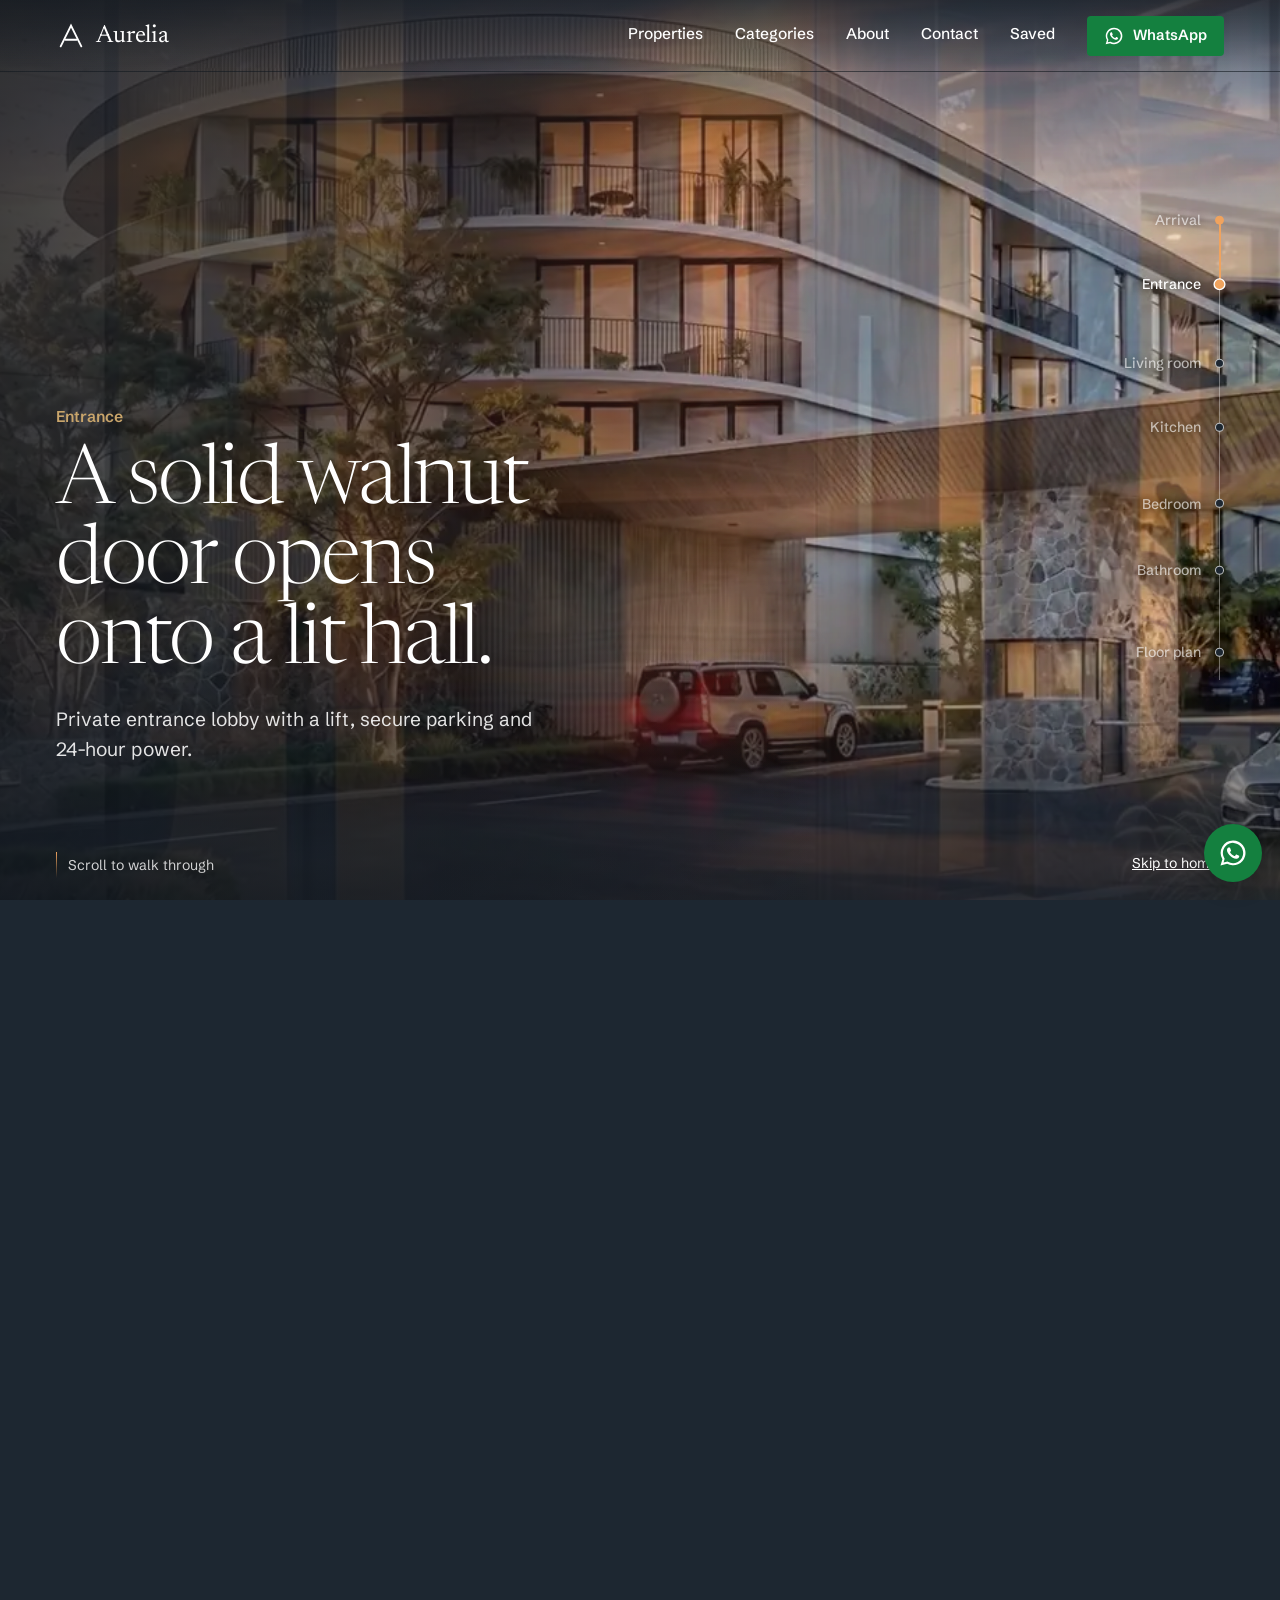
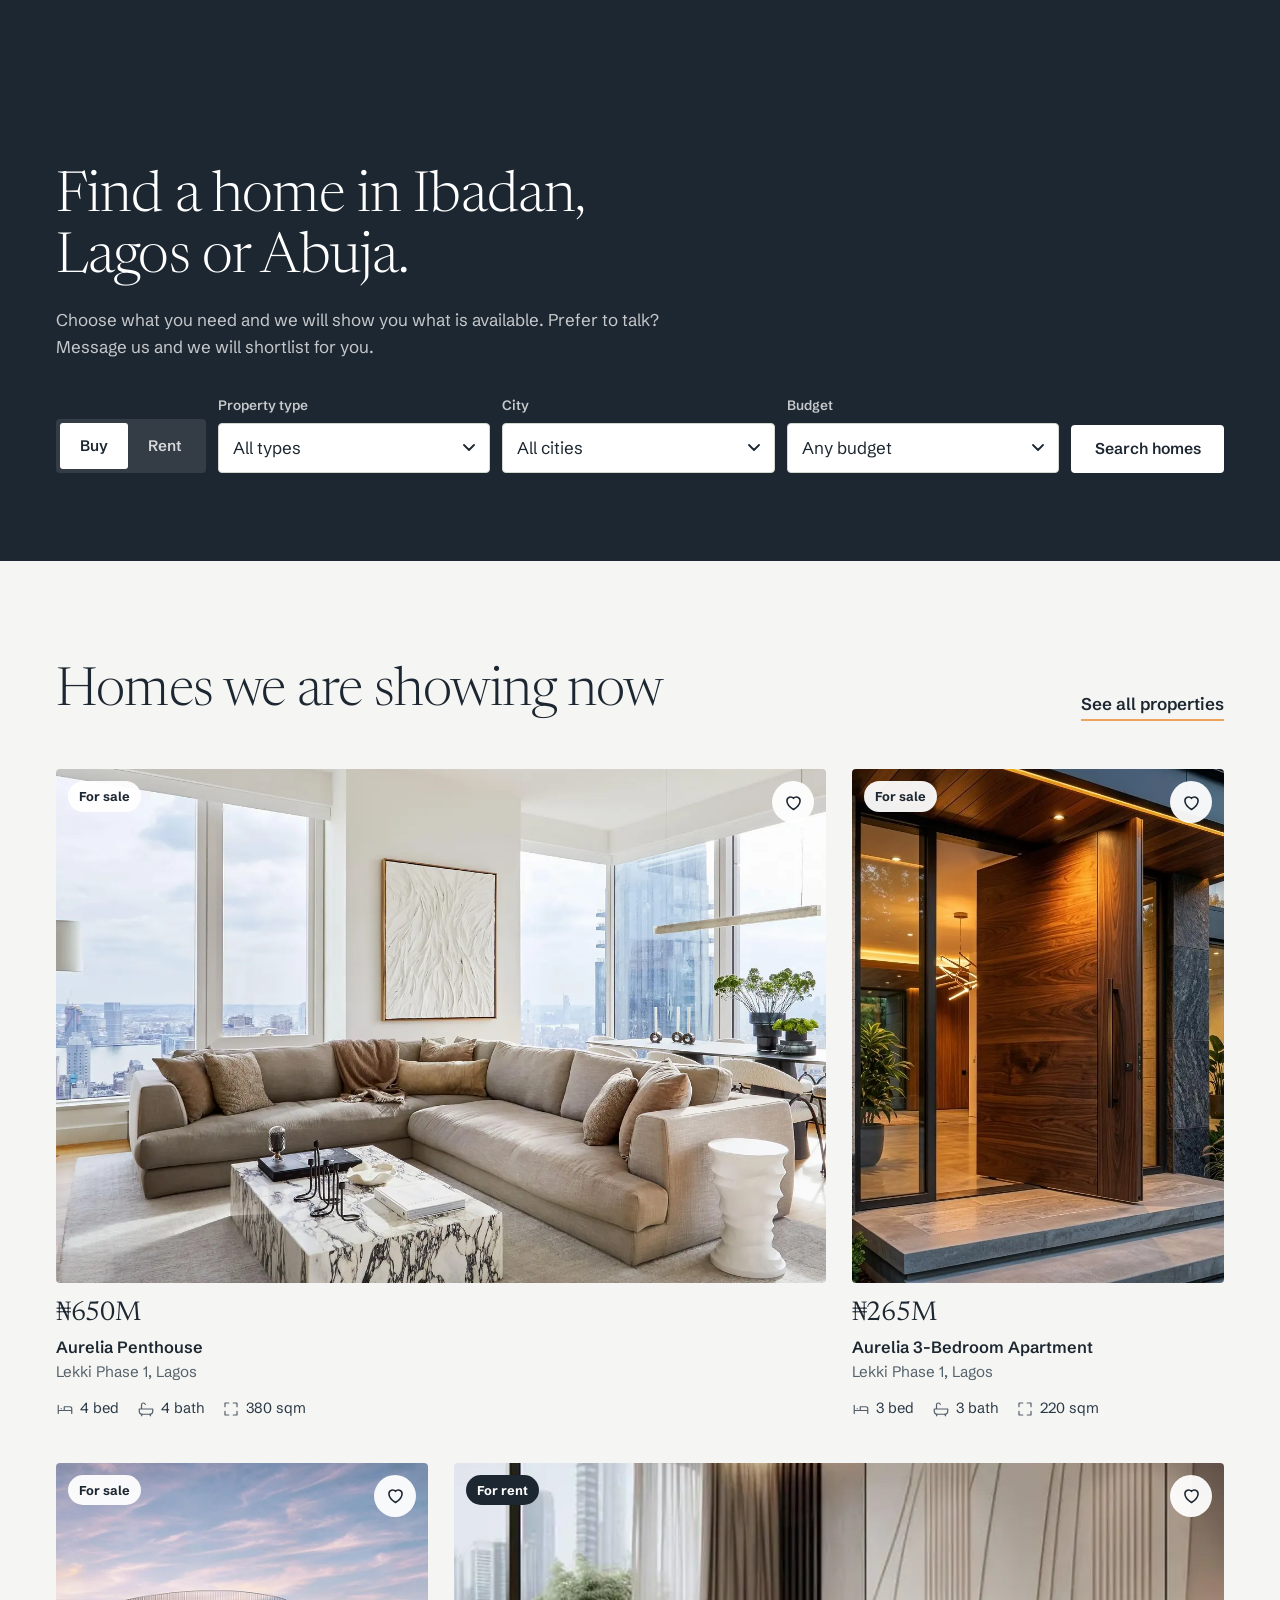
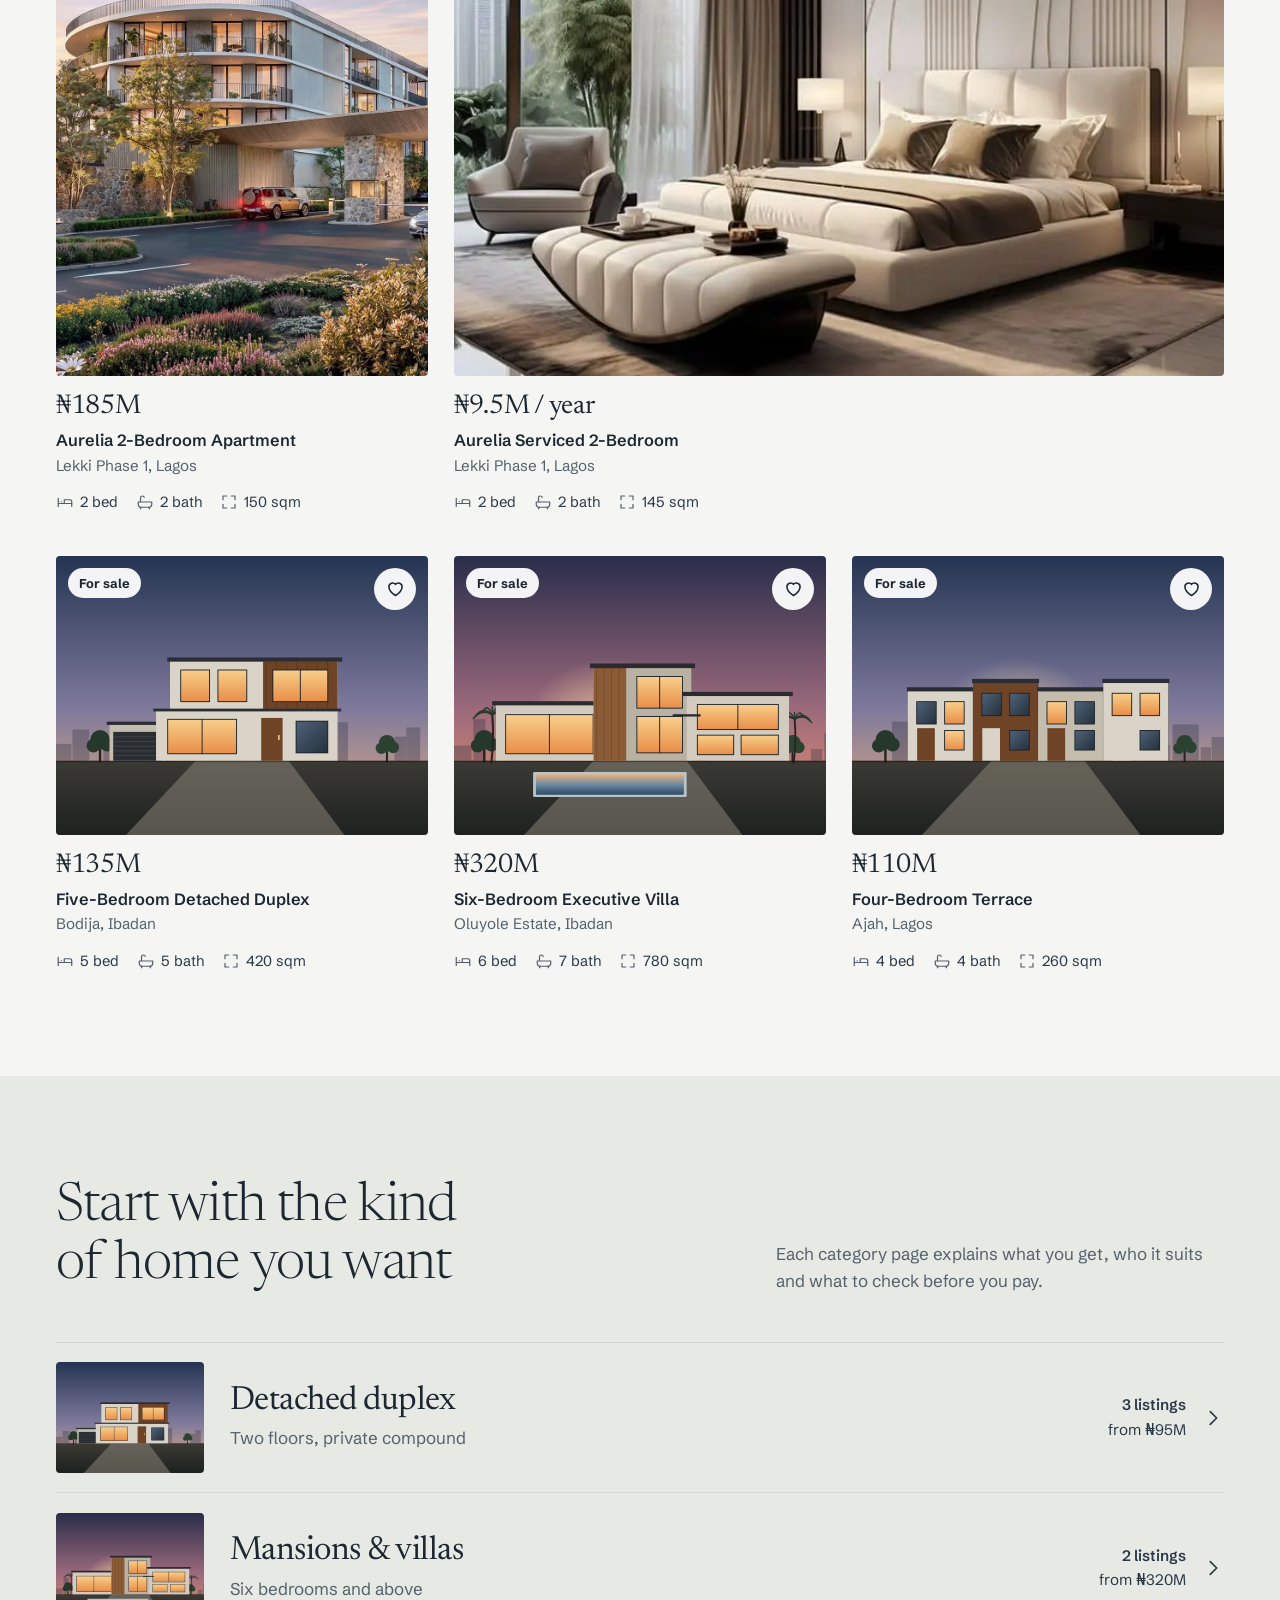
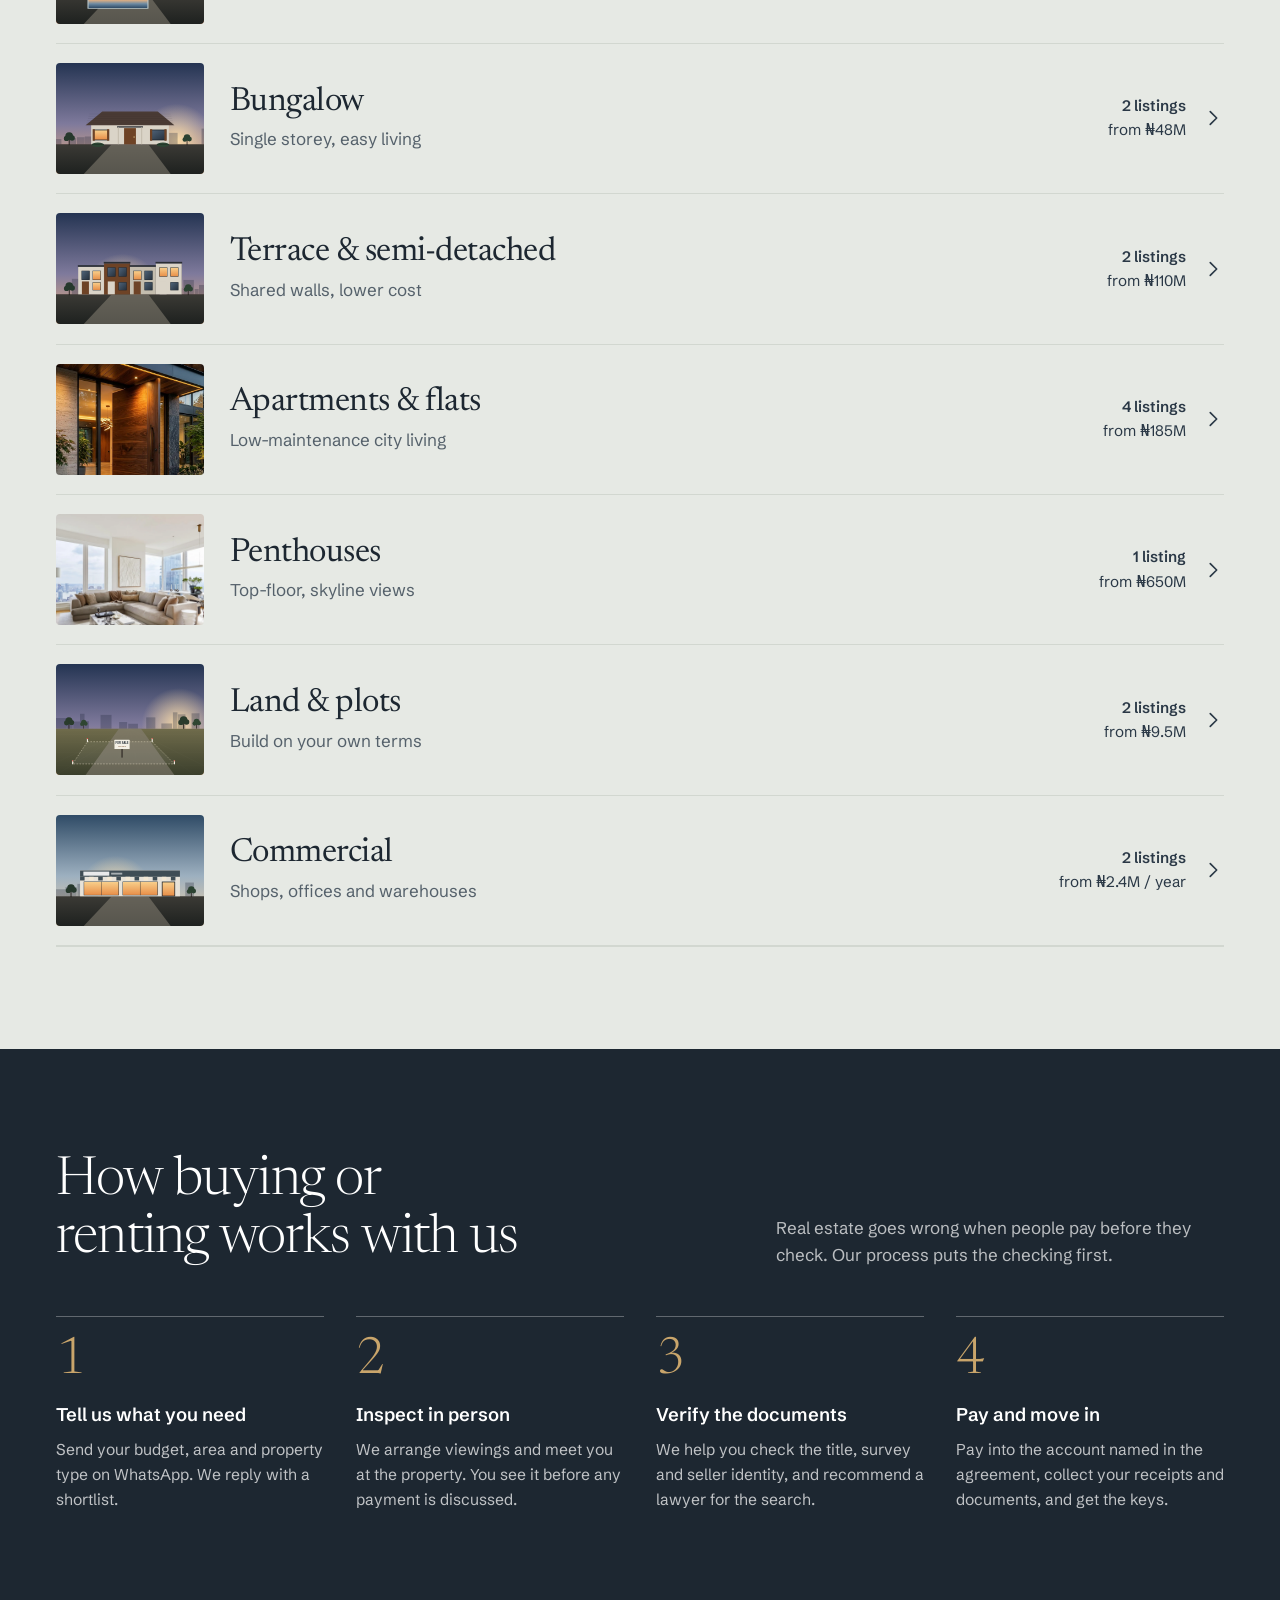
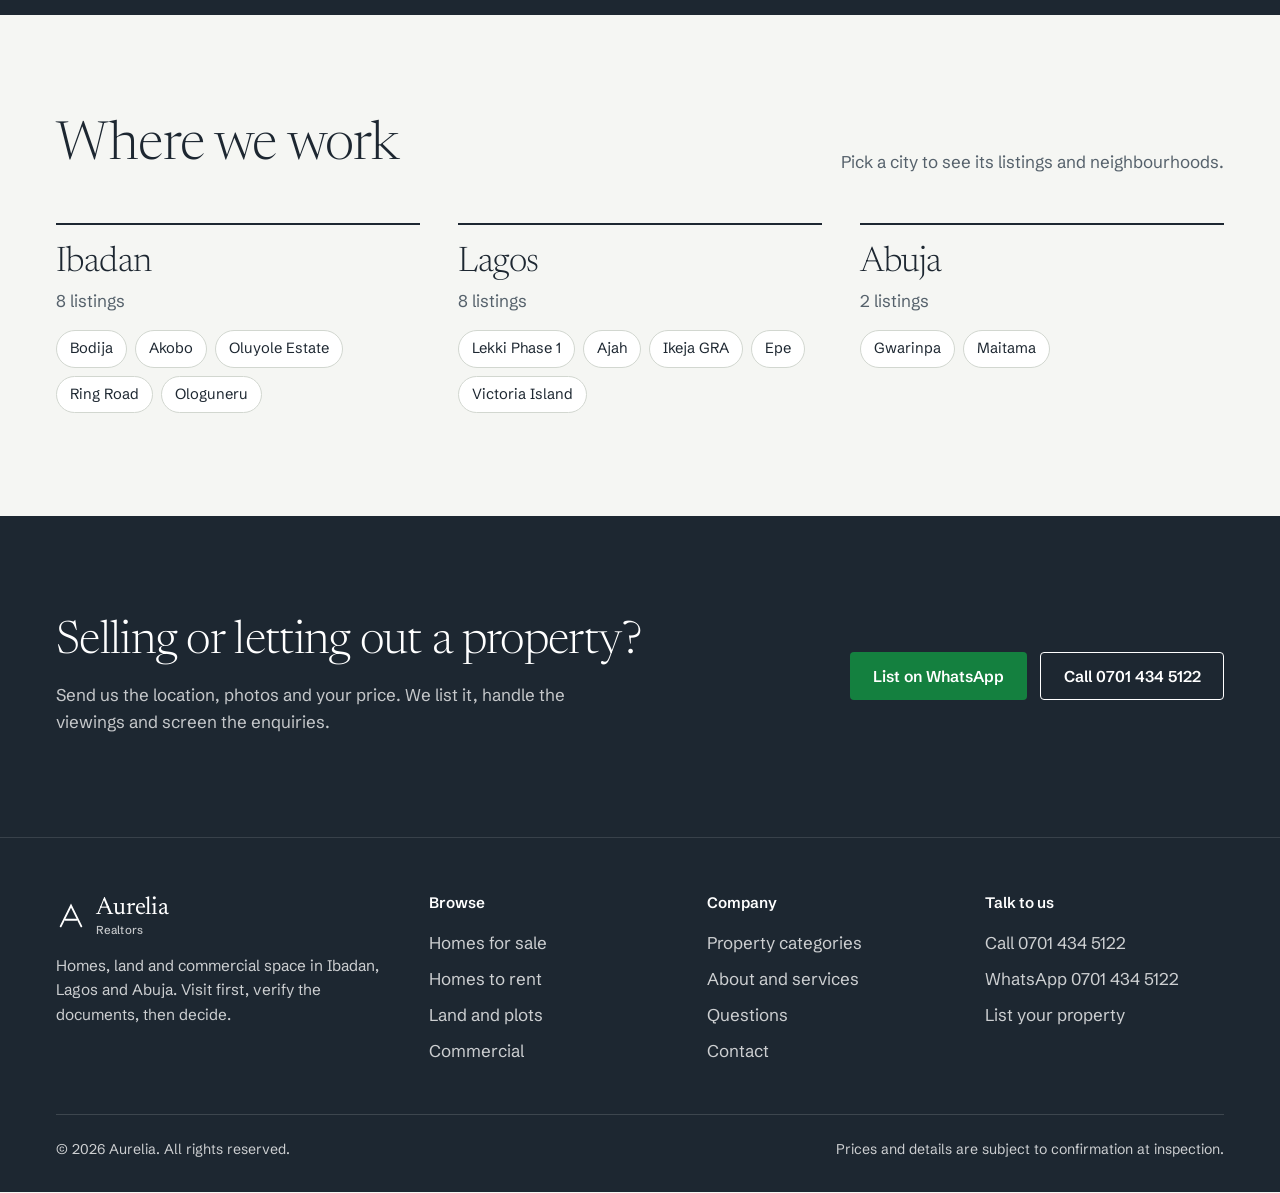
<file: bazillin-realtors/index.html>
<!doctype html>
<html lang="en">
<head>
<meta charset="utf-8">
<meta name="viewport" content="width=device-width, initial-scale=1">
<title>Aurelia | Homes for sale and rent in Ibadan, Lagos and Abuja</title>
<meta name="description" content="Walk through a home before you arrive. Houses, apartments, land and commercial space for sale and rent in Ibadan, Lagos and Abuja.">
<meta name="theme-color" content="#1d2731">
<meta property="og:title" content="Aurelia | Homes for sale and rent in Ibadan, Lagos and Abuja"><meta property="og:description" content="Walk through a home before you arrive. Houses, apartments, land and commercial space for sale and rent in Ibadan, Lagos and Abuja."><meta property="og:type" content="website">
<link rel="icon" href="assets/favicon.svg" type="image/svg+xml">
<link rel="preconnect" href="https://fonts.googleapis.com"><link rel="preconnect" href="https://fonts.gstatic.com" crossorigin><link href="https://fonts.googleapis.com/css2?family=Newsreader:opsz,wght@6..72,300;6..72,400;6..72,500&family=Schibsted+Grotesk:wght@400;500;600;700&display=swap" rel="stylesheet">
<link rel="stylesheet" href="css/styles.css">
<script>document.documentElement.className+=' js'</script>
</head>
<body>
<a class="skip" href="#main">Skip to content</a>
<header class="site-header" data-over-hero>
  <div class="wrap head-in">
    <a class="logo" href="index.html" aria-label="Aurelia home"><svg viewBox="0 0 32 32" aria-hidden="true"><path d="M5 27 16 5l11 22"/><path d="M10 20h12"/></svg><span><b>Aurelia</b></span></a>
    <button class="menu-btn" type="button" aria-expanded="false" aria-controls="site-nav" aria-label="Menu"><span></span></button>
    <nav class="nav" id="site-nav" aria-label="Main">
      <a href="properties.html">Properties</a>
      <a href="categories.html">Categories</a>
      <a href="about.html">About</a>
      <a href="contact.html">Contact</a>
      <a href="properties.html?saved=1">Saved<span class="count" data-saved-count hidden>0</span></a>
      <a class="btn btn--wa btn--sm" data-wa="Hello Aurelia, I would like to enquire about a property." href="#"><svg viewBox="0 0 24 24" aria-hidden="true"><path fill="currentColor" stroke="none" d="M12.04 2a9.9 9.9 0 0 0-8.5 14.9L2 22l5.27-1.38A9.93 9.93 0 1 0 12.04 2Zm0 18.1a8.1 8.1 0 0 1-4.13-1.13l-.3-.18-3.13.82.84-3.05-.2-.31a8.1 8.1 0 1 1 6.92 3.85Zm4.45-6.06c-.24-.12-1.44-.71-1.66-.79-.22-.08-.38-.12-.54.12-.16.24-.62.79-.76.95-.14.16-.28.18-.52.06a6.6 6.6 0 0 1-1.94-1.2 7.3 7.3 0 0 1-1.34-1.67c-.14-.24-.01-.37.1-.49.11-.11.24-.28.36-.42.12-.14.16-.24.24-.4.08-.16.04-.3-.02-.42-.06-.12-.54-1.3-.74-1.78-.19-.46-.39-.4-.54-.41h-.46c-.16 0-.42.06-.64.3-.22.24-.84.82-.84 2s.86 2.32.98 2.48c.12.16 1.69 2.58 4.1 3.62.57.25 1.02.4 1.37.5.58.18 1.1.16 1.51.1.46-.07 1.44-.59 1.64-1.16.2-.57.2-1.06.14-1.16-.06-.1-.22-.16-.46-.28Z"/></svg>WhatsApp</a>
    </nav>
  </div>
</header>
<main id="main">
<section class="walk" id="walk" aria-label="Scroll walkthrough of an Aurelia apartment">
  <div class="walk-stage">
    <img class="walk-poster" src="assets/img/hero-poster.webp" alt="Aurelia Residences at dusk" fetchpriority="high">
    <canvas class="walk-canvas" aria-hidden="true"></canvas>
    <div class="walk-shade"></div>
    <div class="walk-copy">
<div class="chap is-on" data-i="0"><span class="chap-room">Aurelia Residences, Lekki, Lagos</span><h1>Walk into your next home before you arrive.</h1><p>Scroll to step through one of our Aurelia apartments, from the street to the front door and every room inside.</p>
<div class="row"><a class="btn btn--light" href="properties.html">Browse properties</a><a class="btn btn--ghost" data-wa="Hello Aurelia, I would like to enquire about a property." href="#">Chat on WhatsApp</a></div></div>
<div class="chap" data-i="1"><span class="chap-room">Entrance</span><h2>A solid walnut door opens onto a lit hall.</h2><p>Private entrance lobby with a lift, secure parking and 24-hour power.</p></div>
<div class="chap" data-i="2"><span class="chap-room">Living room</span><h2>Glass from floor to ceiling, and the city beyond it.</h2><p>An open living and dining space that runs the full width of the apartment.</p></div>
<div class="chap" data-i="3"><span class="chap-room">Kitchen</span><h2>A stone island with seats for four.</h2><p>Built-in oven, hob and storage, with a view over the neighbourhood.</p></div>
<div class="chap" data-i="4"><span class="chap-room">Bedroom</span><h2>A quiet suite with tall curtains and warm light.</h2><p>Every bedroom is en-suite, with fitted wardrobes and room for a king bed.</p></div>
<div class="chap" data-i="5"><span class="chap-room">Bathroom</span><h2>Natural stone, a freestanding bath and a walk‑in shower.</h2><p>Finished in stone and brushed metal, with a window for daylight.</p></div>
<div class="chap" data-i="6"><span class="chap-room">The whole plan</span><h2>See how every room fits together.</h2><p>Aurelia has two, three and four-bedroom homes. Book a viewing and we will walk you through.</p>
<div class="row"><a class="btn btn--light" href="properties.html?q=Aurelia">See Aurelia homes</a><a class="btn btn--wa" data-wa="Hello Aurelia, I would like to book a viewing at Aurelia Residences." href="#">Book a viewing</a></div></div>
</div>
    <ol class="rail" aria-label="Walkthrough chapters"><span class="rail-line"></span><span class="rail-fill"></span><li data-name="Arrival" style="top:0.00%"><button type="button" aria-label="Go to Arrival">Arrival</button></li><li data-name="Entrance" style="top:13.89%"><button type="button" aria-label="Go to Entrance">Entrance</button></li><li data-name="Living room" style="top:31.11%"><button type="button" aria-label="Go to Living room">Living room</button></li><li data-name="Kitchen" style="top:45.00%"><button type="button" aria-label="Go to Kitchen">Kitchen</button></li><li data-name="Bedroom" style="top:61.67%"><button type="button" aria-label="Go to Bedroom">Bedroom</button></li><li data-name="Bathroom" style="top:76.11%"><button type="button" aria-label="Go to Bathroom">Bathroom</button></li><li data-name="Floor plan" style="top:93.89%"><button type="button" aria-label="Go to Floor plan">Floor plan</button></li></ol>
    <div class="walk-foot"><span class="cue">Scroll to walk through<span class="sr">. Now showing: </span><span data-room class="sr">Arrival</span></span><span><span data-load></span> <a href="#start">Skip to homes</a></span></div>
  </div>
</section>

<section class="finder-band" id="start">
  <div class="wrap">
    <h2>Find a home in Ibadan, Lagos or Abuja.</h2>
    <p class="lead">Choose what you need and we will show you what is available. Prefer to talk? Message us and we will shortlist for you.</p>
    <form class="finder" id="finder" action="properties.html" method="get">
      <div class="seg" role="radiogroup" aria-label="Buy or rent">
        <label><input type="radio" name="status" value="sale" checked><span>Buy</span></label>
        <label><input type="radio" name="status" value="rent"><span>Rent</span></label>
      </div>
      <label class="field"><span>Property type</span><select name="cat" id="f-cat"><option value="">All types</option></select></label>
      <label class="field"><span>City</span><select name="city" id="f-city"><option value="">All cities</option></select></label>
      <label class="field"><span>Budget</span><select name="max" id="f-max"></select></label>
      <button class="btn btn--light" type="submit">Search homes</button>
    </form>
  </div>
</section>

<section class="section">
  <div class="wrap">
    <div class="sec-head"><h2>Homes we are showing now</h2><a class="link" href="properties.html">See all properties</a></div>
    <div class="grid grid--feat" id="featured"></div>
  </div>
</section>

<section class="section section--stone">
  <div class="wrap">
    <div class="sec-head"><h2>Start with the kind of home you want</h2><p>Each category page explains what you get, who it suits and what to check before you pay.</p></div>
    <div class="cats" id="cats"></div>
  </div>
</section>

<section class="section section--dark">
  <div class="wrap">
    <div class="sec-head"><h2>How buying or renting works with us</h2><p>Real estate goes wrong when people pay before they check. Our process puts the checking first.</p></div>
    <div class="steps">
      <div class="step"><h3>Tell us what you need</h3><p>Send your budget, area and property type on WhatsApp. We reply with a shortlist.</p></div>
      <div class="step"><h3>Inspect in person</h3><p>We arrange viewings and meet you at the property. You see it before any payment is discussed.</p></div>
      <div class="step"><h3>Verify the documents</h3><p>We help you check the title, survey and seller identity, and recommend a lawyer for the search.</p></div>
      <div class="step"><h3>Pay and move in</h3><p>Pay into the account named in the agreement, collect your receipts and documents, and get the keys.</p></div>
    </div>
  </div>
</section>

<section class="section">
  <div class="wrap">
    <div class="sec-head"><h2>Where we work</h2><p>Pick a city to see its listings and neighbourhoods.</p></div>
    <div class="cities" id="cities"></div>
  </div>
</section>

<section class="section section--dark">
  <div class="wrap">
    <div class="cta">
      <div><h2>Selling or letting out a property?</h2><p>Send us the location, photos and your price. We list it, handle the viewings and screen the enquiries.</p></div>
      <div class="row"><a class="btn btn--wa" data-wa="Hello, I want to list my property with Aurelia." href="#">List on WhatsApp</a><a class="btn btn--ghost" href="tel:+2347014345122">Call 0701 434 5122</a></div>
    </div>
  </div>
</section>
</main>
<footer class="site-footer">
  <div class="wrap">
    <div class="foot">
      <div>
        <a class="logo" href="index.html"><svg viewBox="0 0 32 32" aria-hidden="true"><path d="M5 27 16 5l11 22"/><path d="M10 20h12"/></svg><span><b>Aurelia</b><small>Realtors</small></span></a>
        <p>Homes, land and commercial space in Ibadan, Lagos and Abuja. Visit first, verify the documents, then decide.</p>
      </div>
      <div><h4>Browse</h4><ul>
        <li><a href="properties.html?status=sale">Homes for sale</a></li>
        <li><a href="properties.html?status=rent">Homes to rent</a></li>
        <li><a href="properties.html?cat=land">Land and plots</a></li>
        <li><a href="properties.html?cat=commercial">Commercial</a></li></ul></div>
      <div><h4>Company</h4><ul>
        <li><a href="categories.html">Property categories</a></li>
        <li><a href="about.html">About and services</a></li>
        <li><a href="about.html#faq">Questions</a></li>
        <li><a href="contact.html">Contact</a></li></ul></div>
      <div><h4>Talk to us</h4><ul>
        <li><a href="tel:+2347014345122">Call 0701 434 5122</a></li>
        <li><a data-wa="Hello Aurelia, I would like to enquire about a property." href="#">WhatsApp 0701 434 5122</a></li>
        <li><a data-wa="Hello, I want to list my property with Aurelia." href="#">List your property</a></li></ul></div>
    </div>
    <div class="legal"><span>&copy; <span id="year">2026</span> Aurelia. All rights reserved.</span><span>Prices and details are subject to confirmation at inspection.</span></div>
  </div>
</footer>
<a class="wa-float" data-wa="Hello Aurelia, I would like to enquire about a property." href="#" aria-label="Chat with us on WhatsApp"><svg viewBox="0 0 24 24" aria-hidden="true"><path fill="currentColor" d="M12.04 2a9.9 9.9 0 0 0-8.5 14.9L2 22l5.27-1.38A9.93 9.93 0 1 0 12.04 2Zm0 18.1a8.1 8.1 0 0 1-4.13-1.13l-.3-.18-3.13.82.84-3.05-.2-.31a8.1 8.1 0 1 1 6.92 3.85Zm4.45-6.06c-.24-.12-1.44-.71-1.66-.79-.22-.08-.38-.12-.54.12-.16.24-.62.79-.76.95-.14.16-.28.18-.52.06a6.6 6.6 0 0 1-1.94-1.2 7.3 7.3 0 0 1-1.34-1.67c-.14-.24-.01-.37.1-.49.11-.11.24-.28.36-.42.12-.14.16-.24.24-.4.08-.16.04-.3-.02-.42-.06-.12-.54-1.3-.74-1.78-.19-.46-.39-.4-.54-.41h-.46c-.16 0-.42.06-.64.3-.22.24-.84.82-.84 2s.86 2.32.98 2.48c.12.16 1.69 2.58 4.1 3.62.57.25 1.02.4 1.37.5.58.18 1.1.16 1.51.1.46-.07 1.44-.59 1.64-1.16.2-.57.2-1.06.14-1.16-.06-.1-.22-.16-.46-.28Z"/></svg></a>
<div class="sr" id="live" aria-live="polite"></div>
<script src="js/data.js"></script><script src="js/art.js"></script><script src="js/main.js"></script><script src="js/hero.js"></script><script src="js/home.js"></script>
</body>
</html>
</file>
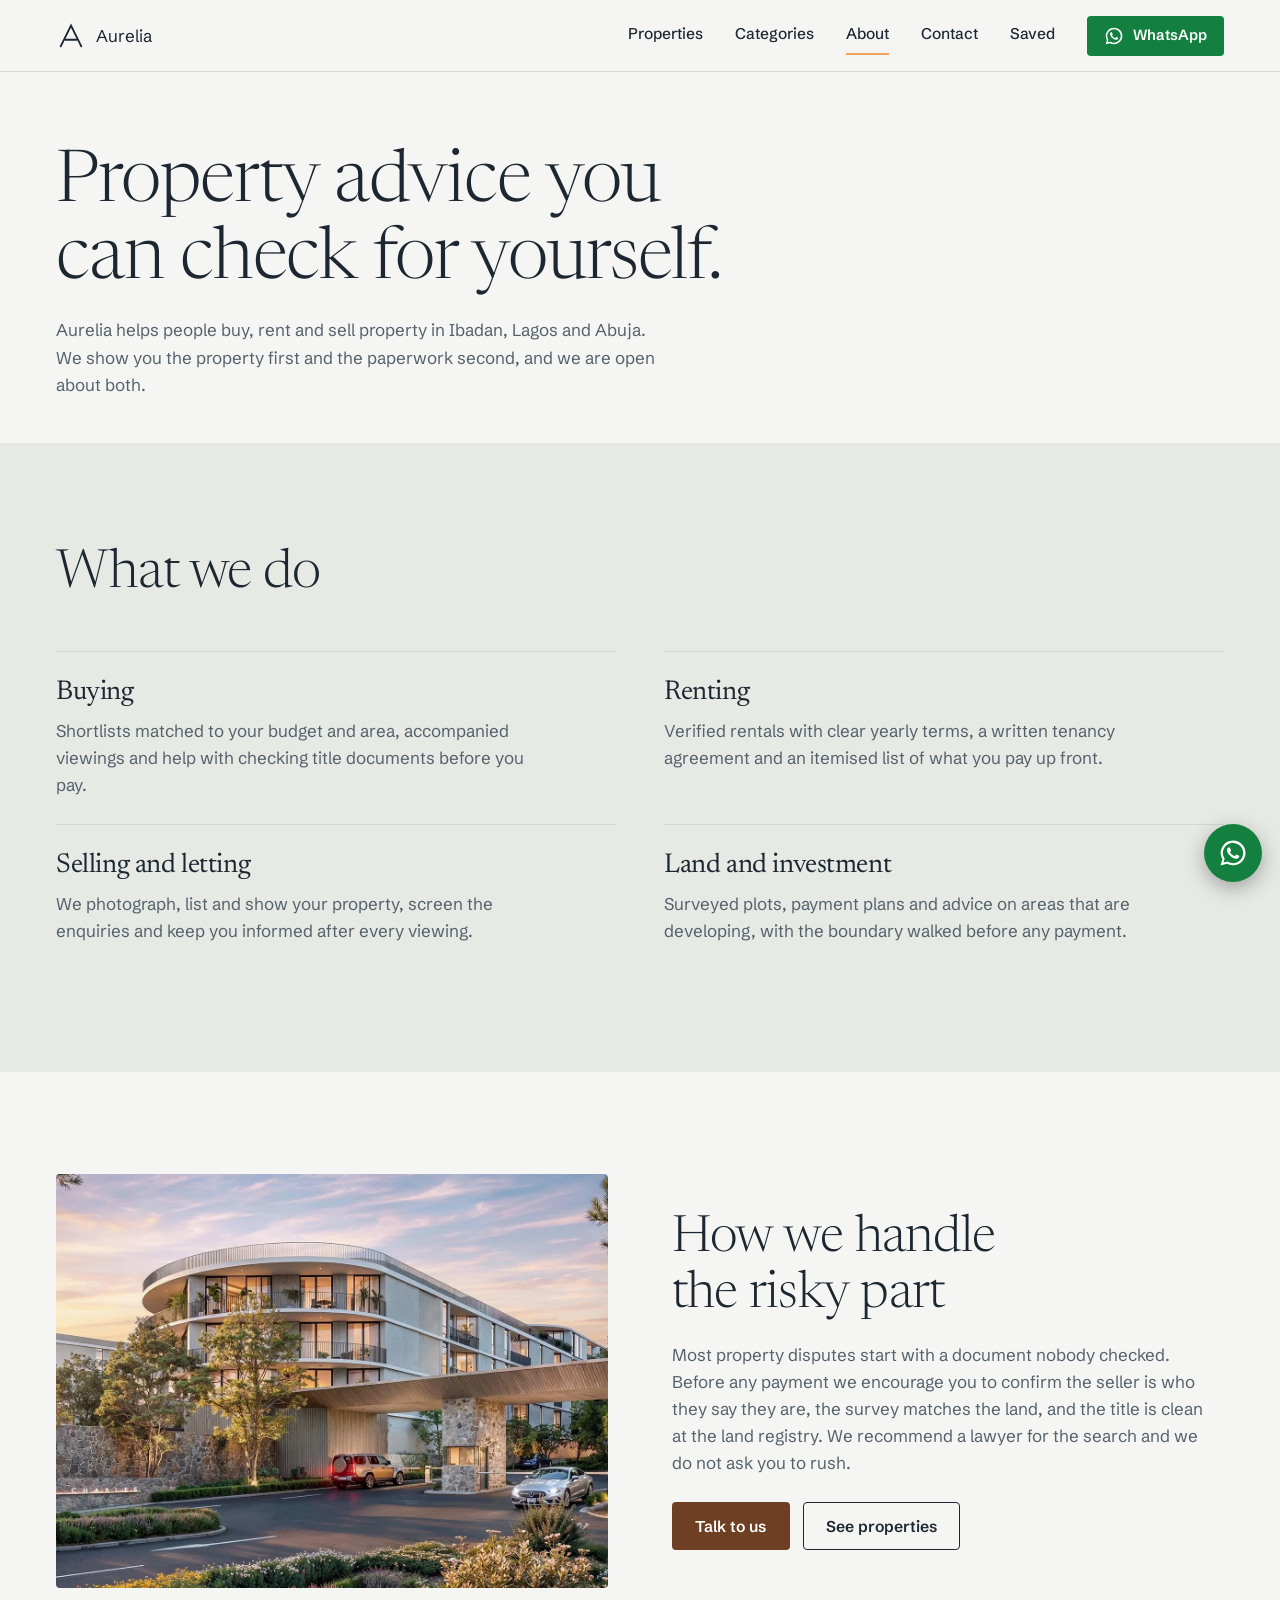
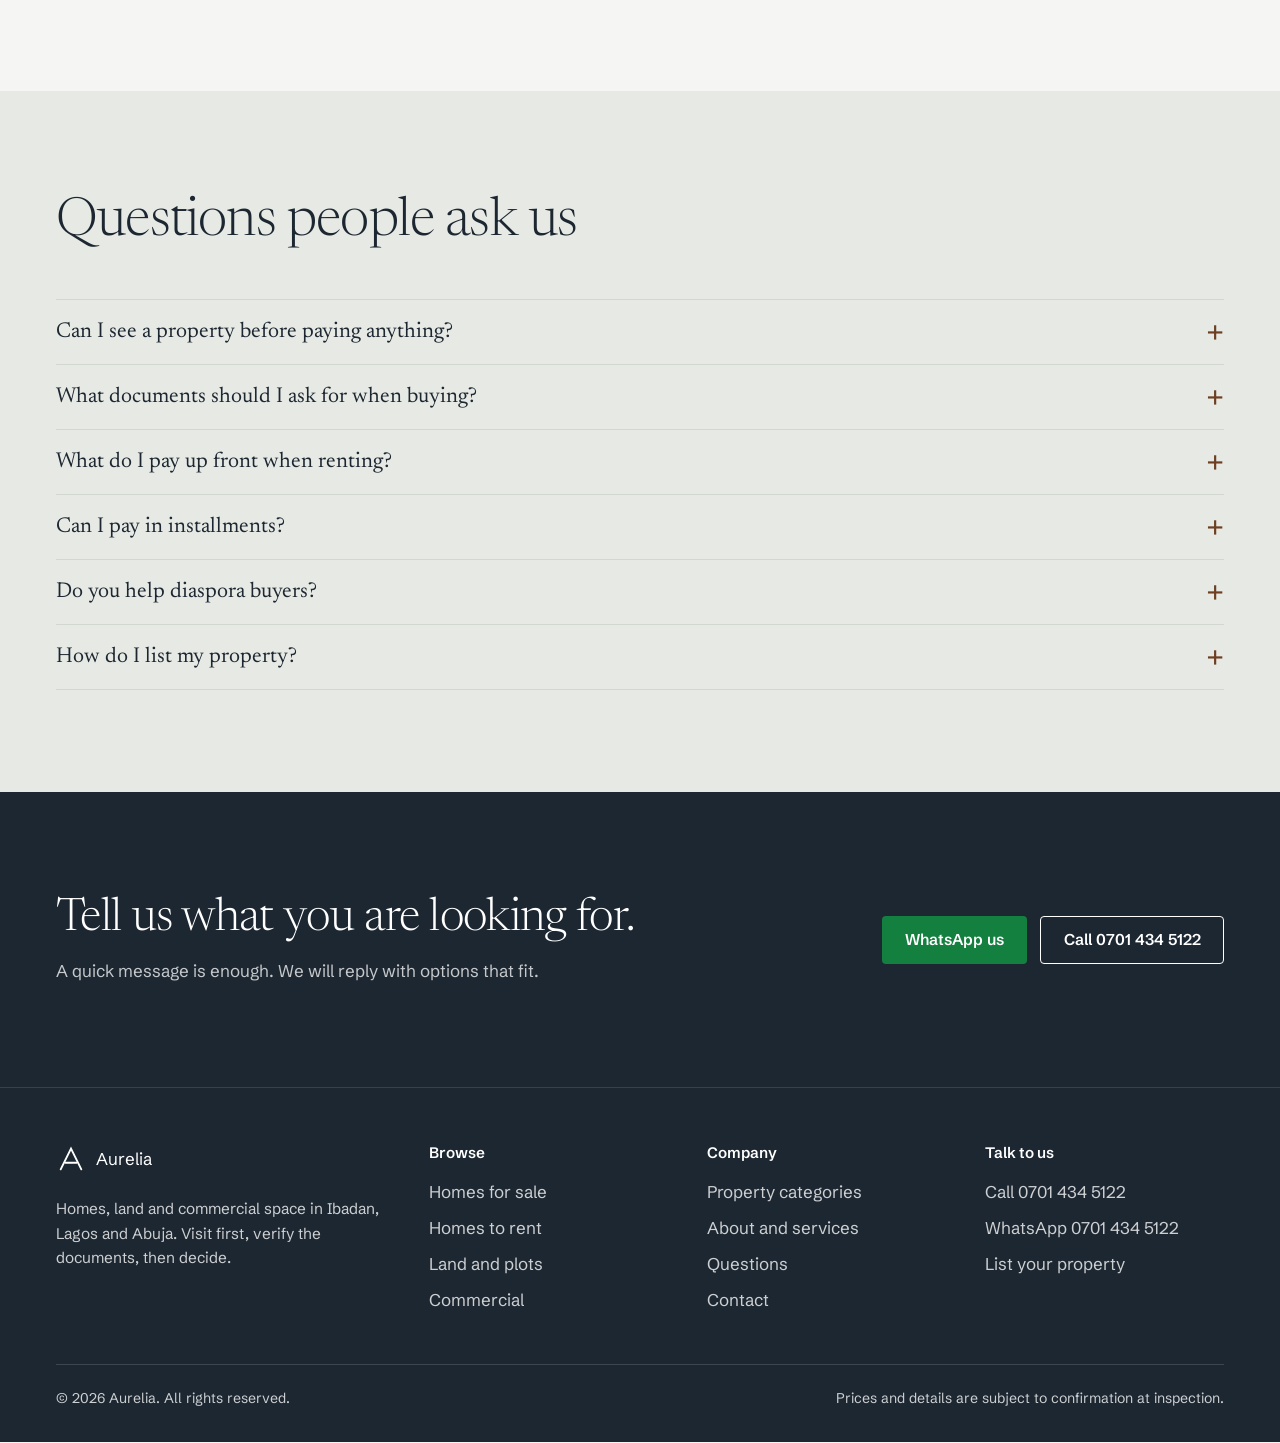
<file: bazillin-realtors/about.html>
<!doctype html>
<html lang="en">
<head>
<meta charset="utf-8">
<meta name="viewport" content="width=device-width, initial-scale=1">
<title>About and services | Aurelia</title>
<meta name="description" content="How Aurelia helps you buy, rent, sell and invest in property safely in Ibadan, Lagos and Abuja.">
<meta name="theme-color" content="#1d2731">
<meta property="og:title" content="About and services | Aurelia"><meta property="og:description" content="How Aurelia helps you buy, rent, sell and invest in property safely in Ibadan, Lagos and Abuja."><meta property="og:type" content="website">
<link rel="icon" href="assets/favicon.svg" type="image/svg+xml">
<link rel="preconnect" href="https://fonts.googleapis.com"><link rel="preconnect" href="https://fonts.gstatic.com" crossorigin><link href="https://fonts.googleapis.com/css2?family=Newsreader:opsz,wght@6..72,300;6..72,400;6..72,500&family=Schibsted+Grotesk:wght@400;500;600;700&display=swap" rel="stylesheet">
<link rel="stylesheet" href="css/styles.css">
<script>document.documentElement.className+=' js'</script>
</head>
<body>
<a class="skip" href="#main">Skip to content</a>
<header class="site-header">
  <div class="wrap head-in">
    <a class="logo" href="index.html" aria-label="Aurelia home"><svg viewBox="0 0 32 32" aria-hidden="true"><path d="M5 27 16 5l11 22"/><path d="M10 20h12"/></svg><span>Aurelia</span></a>
    <button class="menu-btn" type="button" aria-expanded="false" aria-controls="site-nav" aria-label="Menu"><span></span></button>
    <nav class="nav" id="site-nav" aria-label="Main">
      <a href="properties.html">Properties</a>
      <a href="categories.html">Categories</a>
      <a href="about.html" aria-current="page">About</a>
      <a href="contact.html">Contact</a>
      <a href="properties.html?saved=1">Saved<span class="count" data-saved-count hidden>0</span></a>
      <a class="btn btn--wa btn--sm" data-wa="Hello Aurelia, I would like to enquire about a property." href="#"><svg viewBox="0 0 24 24" aria-hidden="true"><path fill="currentColor" stroke="none" d="M12.04 2a9.9 9.9 0 0 0-8.5 14.9L2 22l5.27-1.38A9.93 9.93 0 1 0 12.04 2Zm0 18.1a8.1 8.1 0 0 1-4.13-1.13l-.3-.18-3.13.82.84-3.05-.2-.31a8.1 8.1 0 1 1 6.92 3.85Zm4.45-6.06c-.24-.12-1.44-.71-1.66-.79-.22-.08-.38-.12-.54.12-.16.24-.62.79-.76.95-.14.16-.28.18-.52.06a6.6 6.6 0 0 1-1.94-1.2 7.3 7.3 0 0 1-1.34-1.67c-.14-.24-.01-.37.1-.49.11-.11.24-.28.36-.42.12-.14.16-.24.24-.4.08-.16.04-.3-.02-.42-.06-.12-.54-1.3-.74-1.78-.19-.46-.39-.4-.54-.41h-.46c-.16 0-.42.06-.64.3-.22.24-.84.82-.84 2s.86 2.32.98 2.48c.12.16 1.69 2.58 4.1 3.62.57.25 1.02.4 1.37.5.58.18 1.1.16 1.51.1.46-.07 1.44-.59 1.64-1.16.2-.57.2-1.06.14-1.16-.06-.1-.22-.16-.46-.28Z"/></svg>WhatsApp</a>
    </nav>
  </div>
</header>
<main id="main" class="inner">
<div class="wrap page-head"><h1>Property advice you can check for yourself.</h1><p>Aurelia helps people buy, rent and sell property in Ibadan, Lagos and Abuja. We show you the property first and the paperwork second, and we are open about both.</p></div>

<section class="section section--stone"><div class="wrap">
  <div class="sec-head"><h2>What we do</h2></div>
  <div class="svc">
    <div><h3>Buying</h3><p>Shortlists matched to your budget and area, accompanied viewings and help with checking title documents before you pay.</p></div>
    <div><h3>Renting</h3><p>Verified rentals with clear yearly terms, a written tenancy agreement and an itemised list of what you pay up front.</p></div>
    <div><h3>Selling and letting</h3><p>We photograph, list and show your property, screen the enquiries and keep you informed after every viewing.</p></div>
    <div><h3>Land and investment</h3><p>Surveyed plots, payment plans and advice on areas that are developing, with the boundary walked before any payment.</p></div>
  </div>
</div></section>

<section class="section"><div class="wrap split">
  <div class="art-box"><img src="assets/img/exterior.webp" alt="Aurelia Residences at dusk" loading="lazy"></div>
  <div><h2>How we handle the risky part</h2><p>Most property disputes start with a document nobody checked. Before any payment we encourage you to confirm the seller is who they say they are, the survey matches the land, and the title is clean at the land registry. We recommend a lawyer for the search and we do not ask you to rush.</p>
  <div class="row"><a class="btn" href="contact.html">Talk to us</a><a class="btn btn--ghost" href="properties.html">See properties</a></div></div>
</div></section>

<section class="section section--stone" id="faq"><div class="wrap">
  <div class="sec-head"><h2>Questions people ask us</h2></div>
  <div class="faq">
    <details><summary>Can I see a property before paying anything?</summary><p>Yes. We arrange the viewing first. Payment is only discussed after you have seen the property and the documents.</p></details>
    <details><summary>What documents should I ask for when buying?</summary><p>Ask for the title document (such as a Certificate of Occupancy or Governor’s consent), the registered survey plan and the deed of assignment. Have a lawyer run a search at the land registry before you pay.</p></details>
    <details><summary>What do I pay up front when renting?</summary><p>Usually the yearly rent plus agency and legal fees. The exact amounts differ by landlord and city, so we give you an itemised list before you commit.</p></details>
    <details><summary>Can I pay in installments?</summary><p>Some sellers and developers offer payment plans, especially on land and new builds. Ask us about the listing you like and we will confirm the terms in writing.</p></details>
    <details><summary>Do you help diaspora buyers?</summary><p>Yes. We can do video viewings on WhatsApp, share documents for your lawyer to review and update you at each step.</p></details>
    <details><summary>How do I list my property?</summary><p>Send the location, photos, size, documents and asking price on WhatsApp. We will confirm the details with you and publish the listing.</p></details>
  </div>
</div></section>

<section class="section section--dark"><div class="wrap"><div class="cta">
  <div><h2>Tell us what you are looking for.</h2><p>A quick message is enough. We will reply with options that fit.</p></div>
  <div class="row"><a class="btn btn--wa" data-wa="Hello Aurelia
    
    , I would like to enquire about a property." href="#">WhatsApp us</a><a class="btn btn--ghost" href="tel:+2347014345122">Call 0701 434 5122</a></div>
</div></div></section>
</main>
<footer class="site-footer">
  <div class="wrap">
    <div class="foot">
      <div>
        <a class="logo" href="index.html"><svg viewBox="0 0 32 32" aria-hidden="true"><path d="M5 27 16 5l11 22"/><path d="M10 20h12"/></svg><span>Aurelia</span></a>
        <p>Homes, land and commercial space in Ibadan, Lagos and Abuja. Visit first, verify the documents, then decide.</p>
      </div>
      <div><h4>Browse</h4><ul>
        <li><a href="properties.html?status=sale">Homes for sale</a></li>
        <li><a href="properties.html?status=rent">Homes to rent</a></li>
        <li><a href="properties.html?cat=land">Land and plots</a></li>
        <li><a href="properties.html?cat=commercial">Commercial</a></li></ul></div>
      <div><h4>Company</h4><ul>
        <li><a href="categories.html">Property categories</a></li>
        <li><a href="about.html">About and services</a></li>
        <li><a href="about.html#faq">Questions</a></li>
        <li><a href="contact.html">Contact</a></li></ul></div>
      <div><h4>Talk to us</h4><ul>
        <li><a href="tel:+2347014345122">Call 0701 434 5122</a></li>
        <li><a data-wa="Hello Aurelia, I would like to enquire about a property." href="#">WhatsApp 0701 434 5122</a></li>
        <li><a data-wa="Hello, I want to list my property with Aurelia." href="#">List your property</a></li></ul></div>
    </div>
    <div class="legal"><span>&copy; <span id="year">2026</span> Aurelia. All rights reserved.</span><span>Prices and details are subject to confirmation at inspection.</span></div>
  </div>
</footer>
<a class="wa-float" data-wa="Hello Aurelia, I would like to enquire about a property." href="#" aria-label="Chat with us on WhatsApp"><svg viewBox="0 0 24 24" aria-hidden="true"><path fill="currentColor" d="M12.04 2a9.9 9.9 0 0 0-8.5 14.9L2 22l5.27-1.38A9.93 9.93 0 1 0 12.04 2Zm0 18.1a8.1 8.1 0 0 1-4.13-1.13l-.3-.18-3.13.82.84-3.05-.2-.31a8.1 8.1 0 1 1 6.92 3.85Zm4.45-6.06c-.24-.12-1.44-.71-1.66-.79-.22-.08-.38-.12-.54.12-.16.24-.62.79-.76.95-.14.16-.28.18-.52.06a6.6 6.6 0 0 1-1.94-1.2 7.3 7.3 0 0 1-1.34-1.67c-.14-.24-.01-.37.1-.49.11-.11.24-.28.36-.42.12-.14.16-.24.24-.4.08-.16.04-.3-.02-.42-.06-.12-.54-1.3-.74-1.78-.19-.46-.39-.4-.54-.41h-.46c-.16 0-.42.06-.64.3-.22.24-.84.82-.84 2s.86 2.32.98 2.48c.12.16 1.69 2.58 4.1 3.62.57.25 1.02.4 1.37.5.58.18 1.1.16 1.51.1.46-.07 1.44-.59 1.64-1.16.2-.57.2-1.06.14-1.16-.06-.1-.22-.16-.46-.28Z"/></svg></a>
<div class="sr" id="live" aria-live="polite"></div>
<script src="js/data.js"></script><script src="js/art.js"></script><script src="js/main.js"></script>
</body>
</html>
</file>
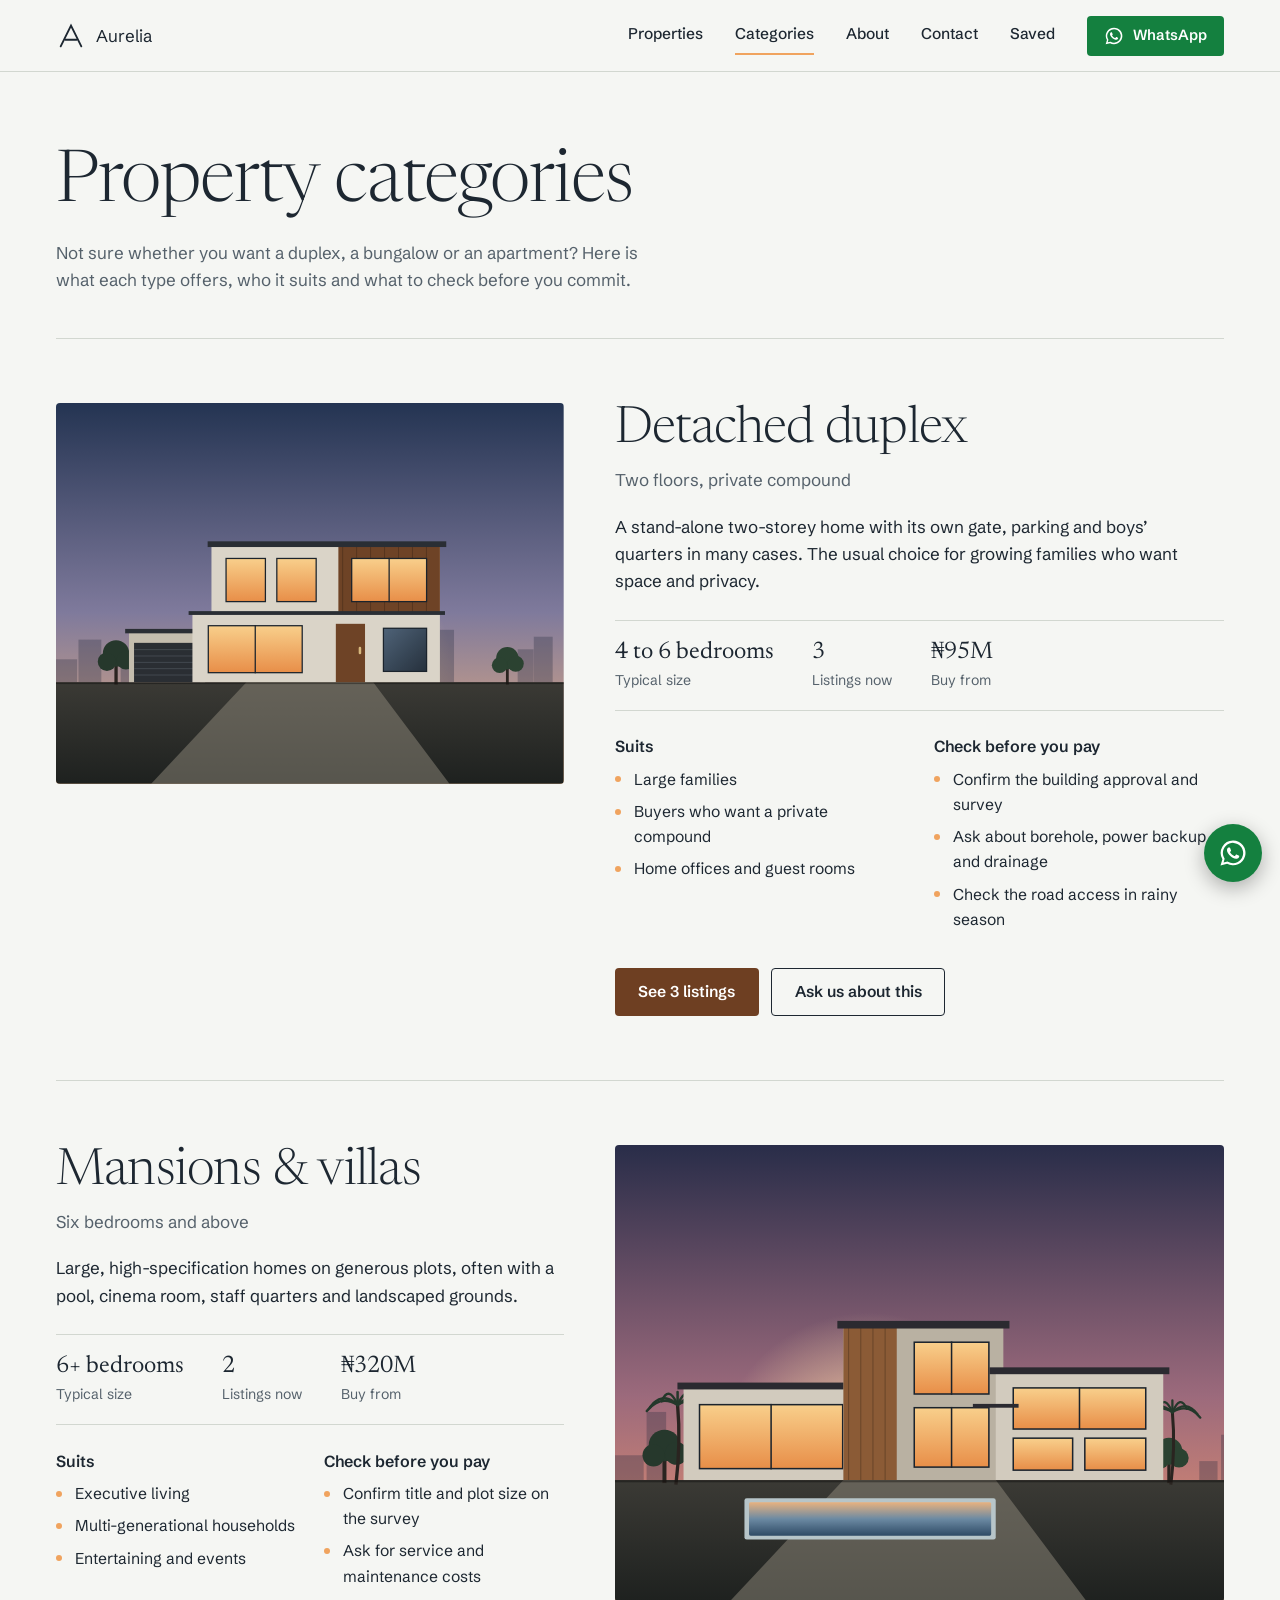
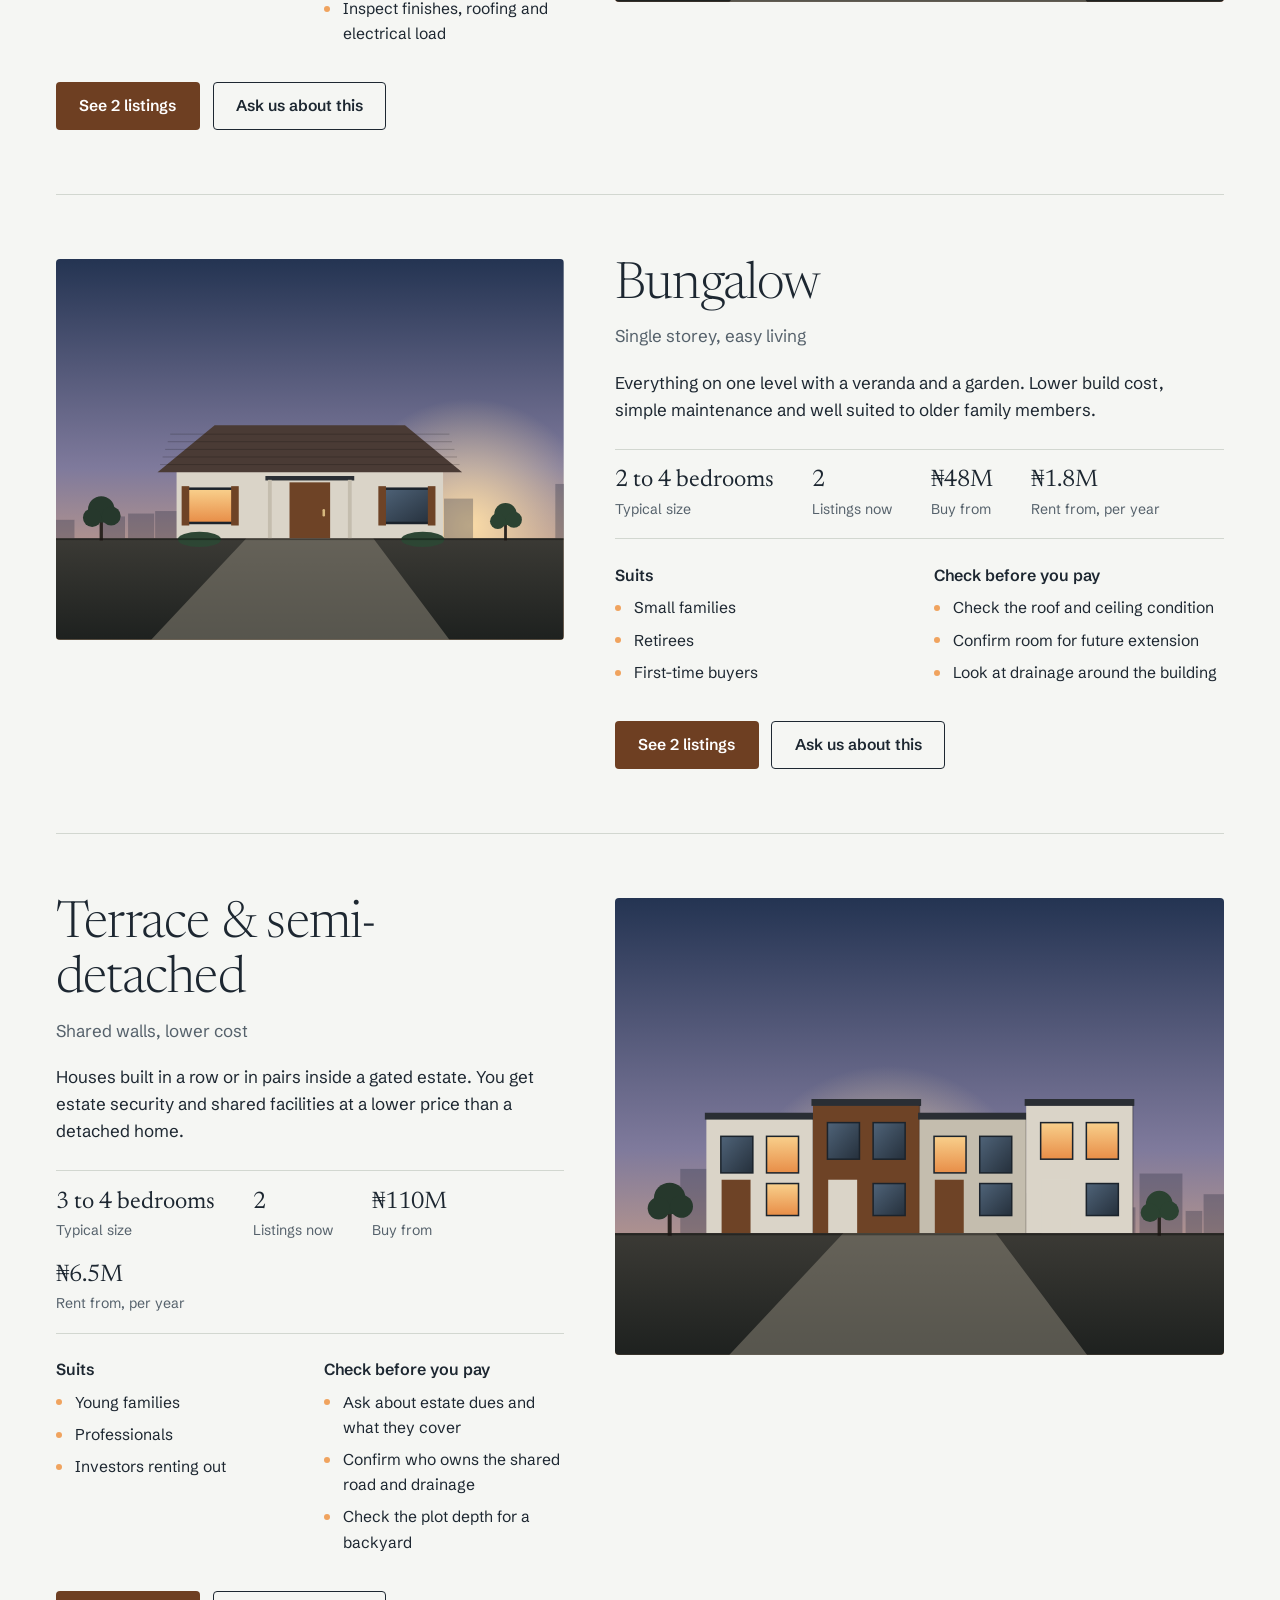
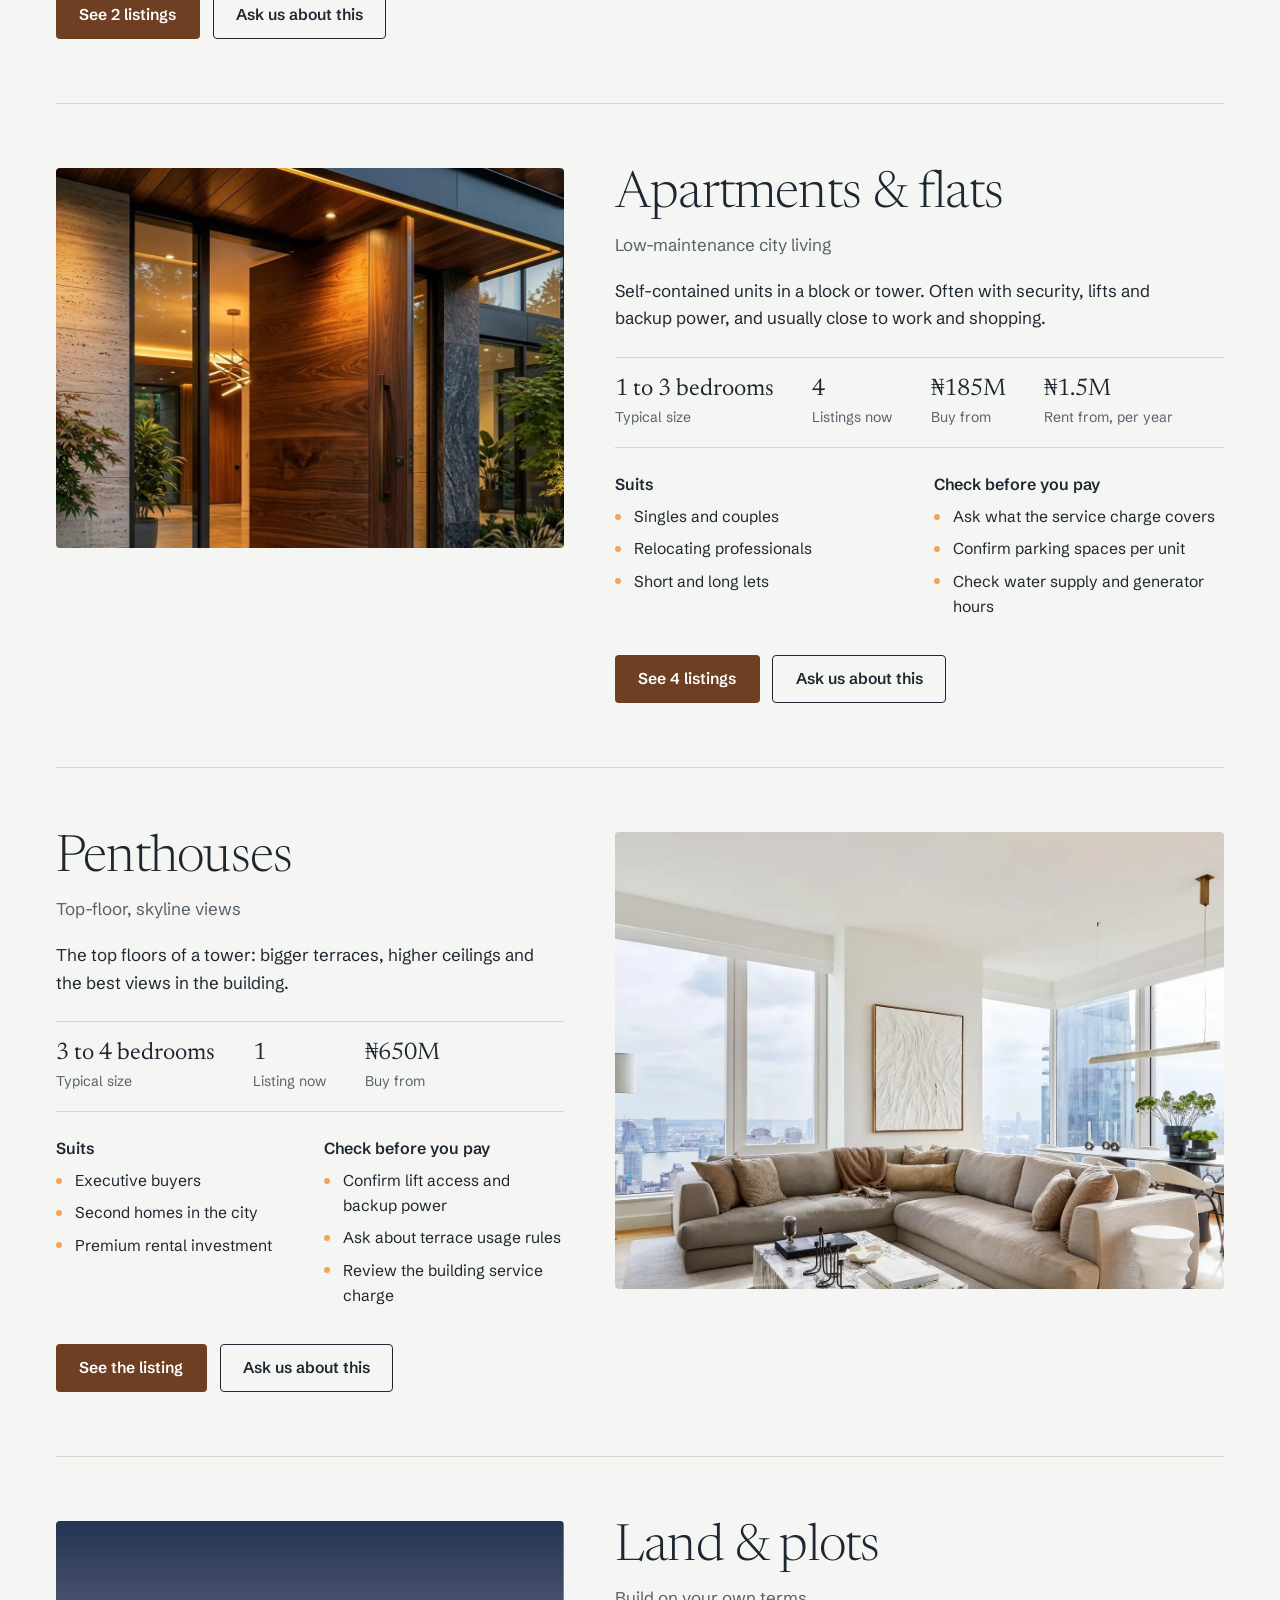
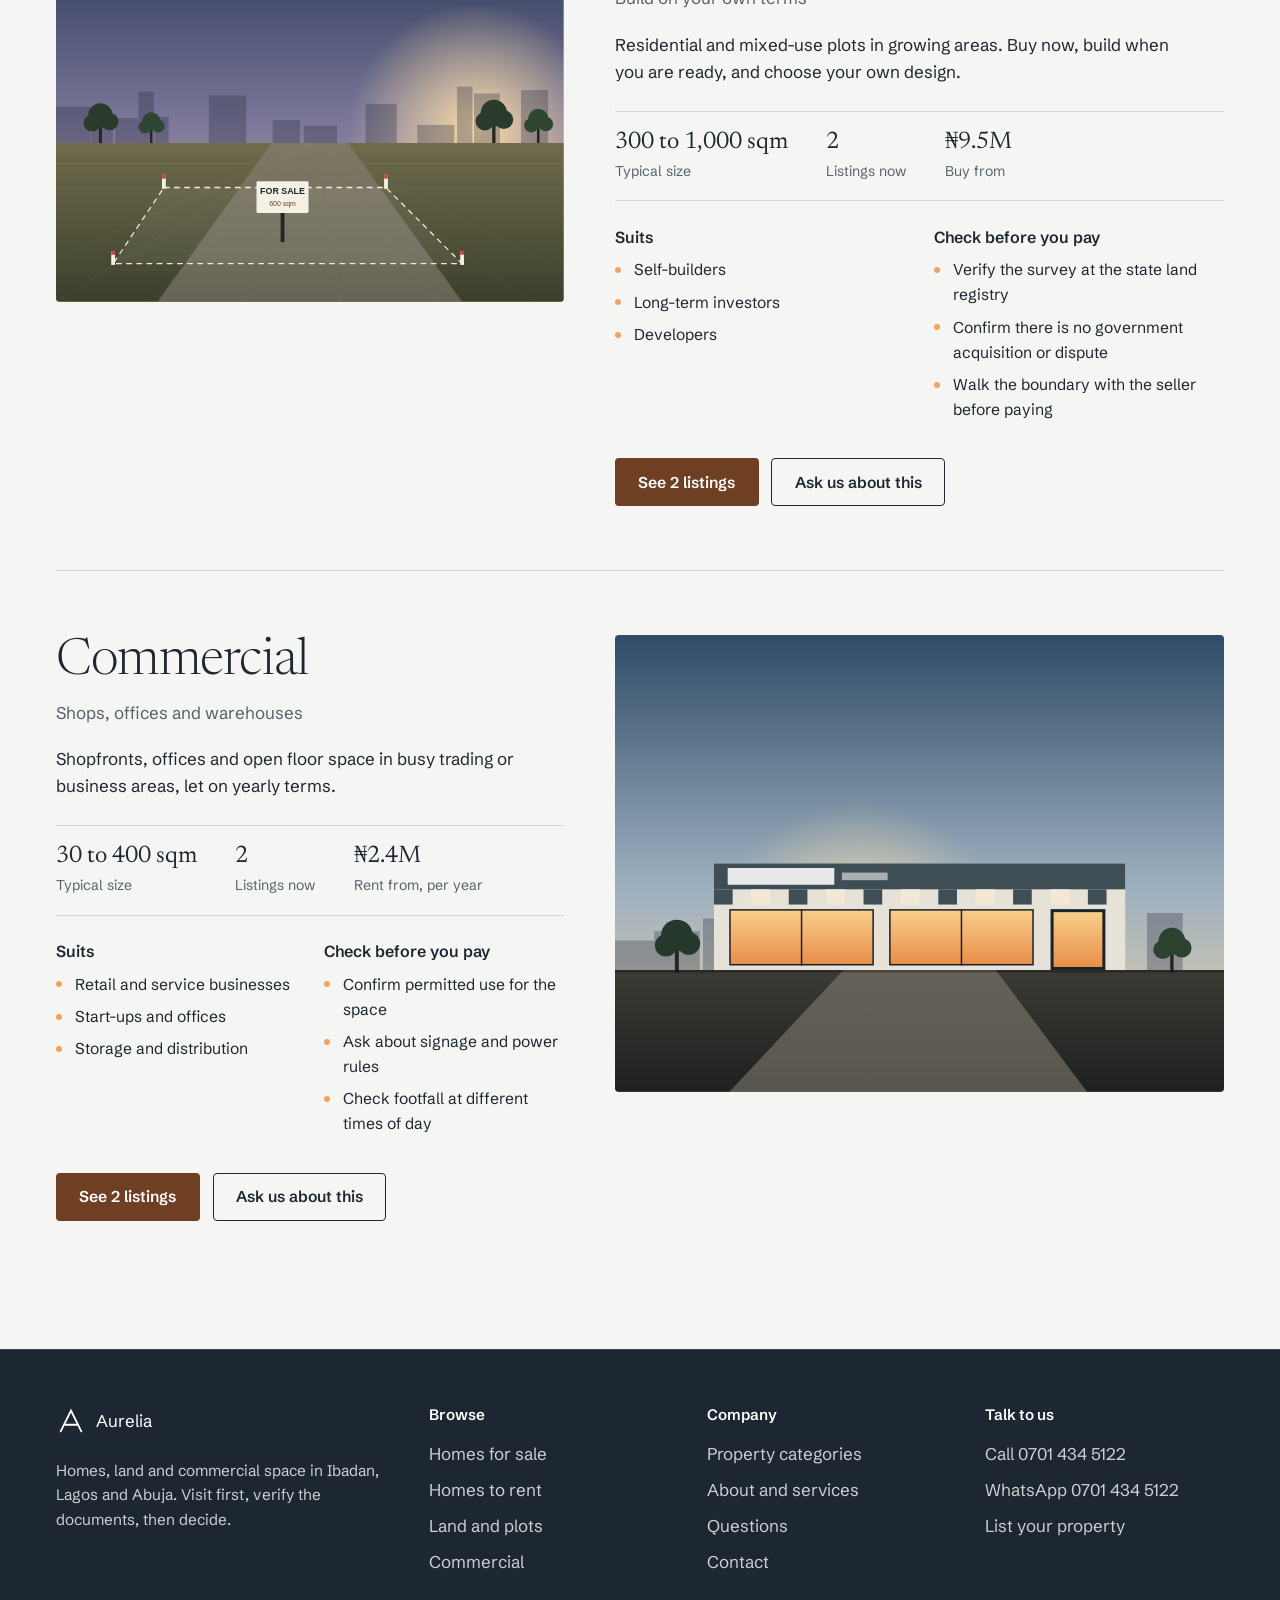
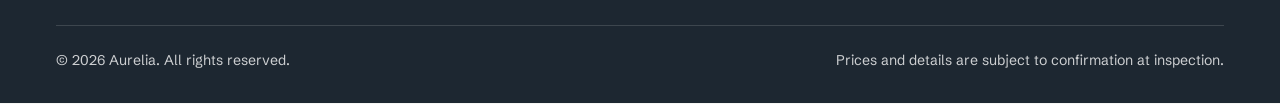
<file: bazillin-realtors/categories.html>
<!doctype html>
<html lang="en">
<head>
<meta charset="utf-8">
<meta name="viewport" content="width=device-width, initial-scale=1">
<title>Property categories | Aurelia</title>
<meta name="description" content="Duplexes, villas, bungalows, terraces, apartments, penthouses, land and commercial property explained.">
<meta name="theme-color" content="#1d2731">
<meta property="og:title" content="Property categories | Aurelia"><meta property="og:description" content="Duplexes, villas, bungalows, terraces, apartments, penthouses, land and commercial property explained."><meta property="og:type" content="website">
<link rel="icon" href="assets/favicon.svg" type="image/svg+xml">
<link rel="preconnect" href="https://fonts.googleapis.com"><link rel="preconnect" href="https://fonts.gstatic.com" crossorigin><link href="https://fonts.googleapis.com/css2?family=Newsreader:opsz,wght@6..72,300;6..72,400;6..72,500&family=Schibsted+Grotesk:wght@400;500;600;700&display=swap" rel="stylesheet">
<link rel="stylesheet" href="css/styles.css">
<script>document.documentElement.className+=' js'</script>
</head>
<body>
<a class="skip" href="#main">Skip to content</a>
<header class="site-header">
  <div class="wrap head-in">
    <a class="logo" href="index.html" aria-label="Aurelia home"><svg viewBox="0 0 32 32" aria-hidden="true"><path d="M5 27 16 5l11 22"/><path d="M10 20h12"/></svg><span>Aurelia</span></a>
    <button class="menu-btn" type="button" aria-expanded="false" aria-controls="site-nav" aria-label="Menu"><span></span></button>
    <nav class="nav" id="site-nav" aria-label="Main">
      <a href="properties.html">Properties</a>
      <a href="categories.html" aria-current="page">Categories</a>
      <a href="about.html">About</a>
      <a href="contact.html">Contact</a>
      <a href="properties.html?saved=1">Saved<span class="count" data-saved-count hidden>0</span></a>
      <a class="btn btn--wa btn--sm" data-wa="Hello Aurelia, I would like to enquire about a property." href="#"><svg viewBox="0 0 24 24" aria-hidden="true"><path fill="currentColor" stroke="none" d="M12.04 2a9.9 9.9 0 0 0-8.5 14.9L2 22l5.27-1.38A9.93 9.93 0 1 0 12.04 2Zm0 18.1a8.1 8.1 0 0 1-4.13-1.13l-.3-.18-3.13.82.84-3.05-.2-.31a8.1 8.1 0 1 1 6.92 3.85Zm4.45-6.06c-.24-.12-1.44-.71-1.66-.79-.22-.08-.38-.12-.54.12-.16.24-.62.79-.76.95-.14.16-.28.18-.52.06a6.6 6.6 0 0 1-1.94-1.2 7.3 7.3 0 0 1-1.34-1.67c-.14-.24-.01-.37.1-.49.11-.11.24-.28.36-.42.12-.14.16-.24.24-.4.08-.16.04-.3-.02-.42-.06-.12-.54-1.3-.74-1.78-.19-.46-.39-.4-.54-.41h-.46c-.16 0-.42.06-.64.3-.22.24-.84.82-.84 2s.86 2.32.98 2.48c.12.16 1.69 2.58 4.1 3.62.57.25 1.02.4 1.37.5.58.18 1.1.16 1.51.1.46-.07 1.44-.59 1.64-1.16.2-.57.2-1.06.14-1.16-.06-.1-.22-.16-.46-.28Z"/></svg>WhatsApp</a>
    </nav>
  </div>
</header>
<main id="main" class="inner">
<div class="wrap page-head"><h1>Property categories</h1><p>Not sure whether you want a duplex, a bungalow or an apartment? Here is what each type offers, who it suits and what to check before you commit.</p></div>
<div class="wrap" id="cat-list" style="padding-bottom:4rem"></div>
</main>
<footer class="site-footer">
  <div class="wrap">
    <div class="foot">
      <div>
        <a class="logo" href="index.html"><svg viewBox="0 0 32 32" aria-hidden="true"><path d="M5 27 16 5l11 22"/><path d="M10 20h12"/></svg><span>Aurelia</span></a>
        <p>Homes, land and commercial space in Ibadan, Lagos and Abuja. Visit first, verify the documents, then decide.</p>
      </div>
      <div><h4>Browse</h4><ul>
        <li><a href="properties.html?status=sale">Homes for sale</a></li>
        <li><a href="properties.html?status=rent">Homes to rent</a></li>
        <li><a href="properties.html?cat=land">Land and plots</a></li>
        <li><a href="properties.html?cat=commercial">Commercial</a></li></ul></div>
      <div><h4>Company</h4><ul>
        <li><a href="categories.html">Property categories</a></li>
        <li><a href="about.html">About and services</a></li>
        <li><a href="about.html#faq">Questions</a></li>
        <li><a href="contact.html">Contact</a></li></ul></div>
      <div><h4>Talk to us</h4><ul>
        <li><a href="tel:+2347014345122">Call 0701 434 5122</a></li>
        <li><a data-wa="Hello Aurelia, I would like to enquire about a property." href="#">WhatsApp 0701 434 5122</a></li>
        <li><a data-wa="Hello, I want to list my property with Aurelia." href="#">List your property</a></li></ul></div>
    </div>
    <div class="legal"><span>&copy; <span id="year">2026</span> Aurelia. All rights reserved.</span><span>Prices and details are subject to confirmation at inspection.</span></div>
  </div>
</footer>
<a class="wa-float" data-wa="Hello Aurelia, I would like to enquire about a property." href="#" aria-label="Chat with us on WhatsApp"><svg viewBox="0 0 24 24" aria-hidden="true"><path fill="currentColor" d="M12.04 2a9.9 9.9 0 0 0-8.5 14.9L2 22l5.27-1.38A9.93 9.93 0 1 0 12.04 2Zm0 18.1a8.1 8.1 0 0 1-4.13-1.13l-.3-.18-3.13.82.84-3.05-.2-.31a8.1 8.1 0 1 1 6.92 3.85Zm4.45-6.06c-.24-.12-1.44-.71-1.66-.79-.22-.08-.38-.12-.54.12-.16.24-.62.79-.76.95-.14.16-.28.18-.52.06a6.6 6.6 0 0 1-1.94-1.2 7.3 7.3 0 0 1-1.34-1.67c-.14-.24-.01-.37.1-.49.11-.11.24-.28.36-.42.12-.14.16-.24.24-.4.08-.16.04-.3-.02-.42-.06-.12-.54-1.3-.74-1.78-.19-.46-.39-.4-.54-.41h-.46c-.16 0-.42.06-.64.3-.22.24-.84.82-.84 2s.86 2.32.98 2.48c.12.16 1.69 2.58 4.1 3.62.57.25 1.02.4 1.37.5.58.18 1.1.16 1.51.1.46-.07 1.44-.59 1.64-1.16.2-.57.2-1.06.14-1.16-.06-.1-.22-.16-.46-.28Z"/></svg></a>
<div class="sr" id="live" aria-live="polite"></div>
<script src="js/data.js"></script><script src="js/art.js"></script><script src="js/main.js"></script><script src="js/categories.js"></script>
</body>
</html>
</file>
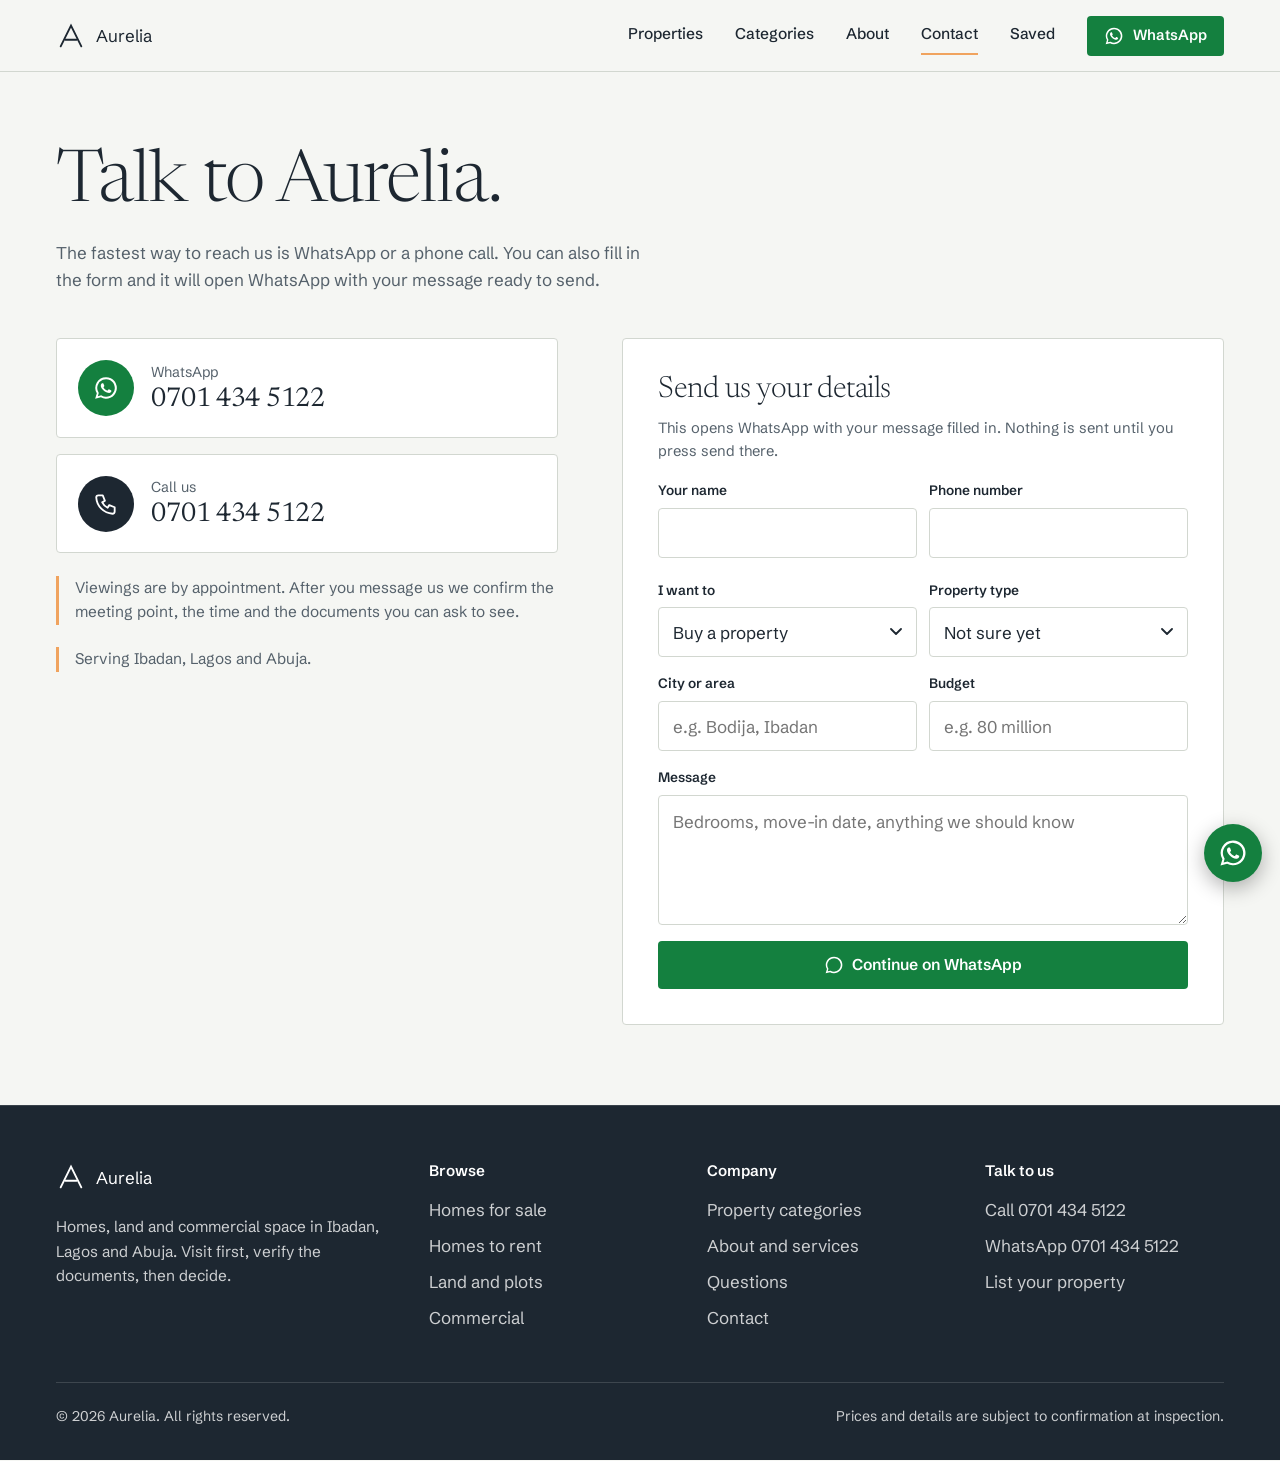
<file: bazillin-realtors/contact.html>
<!doctype html>
<html lang="en">
<head>
<meta charset="utf-8">
<meta name="viewport" content="width=device-width, initial-scale=1">
<title>Contact | Aurelia</title>
<meta name="description" content="Call or WhatsApp Aurelia on 0701 434 5122 to book a viewing or list your property.">
<meta name="theme-color" content="#1d2731">
<meta property="og:title" content="Contact | Aurelia"><meta property="og:description" content="Call or WhatsApp Aurelia on 0701 434 5122 to book a viewing or list your property."><meta property="og:type" content="website">
<link rel="icon" href="assets/favicon.svg" type="image/svg+xml">
<link rel="preconnect" href="https://fonts.googleapis.com"><link rel="preconnect" href="https://fonts.gstatic.com" crossorigin><link href="https://fonts.googleapis.com/css2?family=Newsreader:opsz,wght@6..72,300;6..72,400;6..72,500&family=Schibsted+Grotesk:wght@400;500;600;700&display=swap" rel="stylesheet">
<link rel="stylesheet" href="css/styles.css">
<script>document.documentElement.className+=' js'</script>
</head>
<body>
<a class="skip" href="#main">Skip to content</a>
<header class="site-header">
  <div class="wrap head-in">
    <a class="logo" href="index.html" aria-label="Aurelia home"><svg viewBox="0 0 32 32" aria-hidden="true"><path d="M5 27 16 5l11 22"/><path d="M10 20h12"/></svg><span>Aurelia</span></a>
    <button class="menu-btn" type="button" aria-expanded="false" aria-controls="site-nav" aria-label="Menu"><span></span></button>
    <nav class="nav" id="site-nav" aria-label="Main">
      <a href="properties.html">Properties</a>
      <a href="categories.html">Categories</a>
      <a href="about.html">About</a>
      <a href="contact.html" aria-current="page">Contact</a>
      <a href="properties.html?saved=1">Saved<span class="count" data-saved-count hidden>0</span></a>
      <a class="btn btn--wa btn--sm" data-wa="Hello Aurelia, I would like to enquire about a property." href="#"><svg viewBox="0 0 24 24" aria-hidden="true"><path fill="currentColor" stroke="none" d="M12.04 2a9.9 9.9 0 0 0-8.5 14.9L2 22l5.27-1.38A9.93 9.93 0 1 0 12.04 2Zm0 18.1a8.1 8.1 0 0 1-4.13-1.13l-.3-.18-3.13.82.84-3.05-.2-.31a8.1 8.1 0 1 1 6.92 3.85Zm4.45-6.06c-.24-.12-1.44-.71-1.66-.79-.22-.08-.38-.12-.54.12-.16.24-.62.79-.76.95-.14.16-.28.18-.52.06a6.6 6.6 0 0 1-1.94-1.2 7.3 7.3 0 0 1-1.34-1.67c-.14-.24-.01-.37.1-.49.11-.11.24-.28.36-.42.12-.14.16-.24.24-.4.08-.16.04-.3-.02-.42-.06-.12-.54-1.3-.74-1.78-.19-.46-.39-.4-.54-.41h-.46c-.16 0-.42.06-.64.3-.22.24-.84.82-.84 2s.86 2.32.98 2.48c.12.16 1.69 2.58 4.1 3.62.57.25 1.02.4 1.37.5.58.18 1.1.16 1.51.1.46-.07 1.44-.59 1.64-1.16.2-.57.2-1.06.14-1.16-.06-.1-.22-.16-.46-.28Z"/></svg>WhatsApp</a>
    </nav>
  </div>
</header>
<main id="main" class="inner">
<div class="wrap page-head"><h1>Talk to Aurelia.</h1><p>The fastest way to reach us is WhatsApp or a phone call. You can also fill in the form and it will open WhatsApp with your message ready to send.</p></div>
<div class="wrap contact-grid">
  <div>
    <div class="ways">
      <a class="way way--wa" data-wa="Hello Aurelia, I would like to enquire about a property." href="#"><span class="ic"><svg viewBox="0 0 24 24" aria-hidden="true"><path fill="currentColor" stroke="none" d="M12.04 2a9.9 9.9 0 0 0-8.5 14.9L2 22l5.27-1.38A9.93 9.93 0 1 0 12.04 2Zm0 18.1a8.1 8.1 0 0 1-4.13-1.13l-.3-.18-3.13.82.84-3.05-.2-.31a8.1 8.1 0 1 1 6.92 3.85Zm4.45-6.06c-.24-.12-1.44-.71-1.66-.79-.22-.08-.38-.12-.54.12-.16.24-.62.79-.76.95-.14.16-.28.18-.52.06a6.6 6.6 0 0 1-1.94-1.2 7.3 7.3 0 0 1-1.34-1.67c-.14-.24-.01-.37.1-.49.11-.11.24-.28.36-.42.12-.14.16-.24.24-.4.08-.16.04-.3-.02-.42-.06-.12-.54-1.3-.74-1.78-.19-.46-.39-.4-.54-.41h-.46c-.16 0-.42.06-.64.3-.22.24-.84.82-.84 2s.86 2.32.98 2.48c.12.16 1.69 2.58 4.1 3.62.57.25 1.02.4 1.37.5.58.18 1.1.16 1.51.1.46-.07 1.44-.59 1.64-1.16.2-.57.2-1.06.14-1.16-.06-.1-.22-.16-.46-.28Z"/></svg></span><span><small>WhatsApp</small><b>0701 434 5122</b></span></a>
      <a class="way" href="tel:+2347014345122"><span class="ic"><svg viewBox="0 0 24 24" aria-hidden="true"><path d="M5 4h4l2 5-2.5 1.5a11 11 0 0 0 5 5L15 13l5 2v4a2 2 0 0 1-2 2A16 16 0 0 1 3 6a2 2 0 0 1 2-2Z"/></svg></span><span><small>Call us</small><b>0701 434 5122</b></span></a>
    </div>
    <p class="note">Viewings are by appointment. After you message us we confirm the meeting point, the time and the documents you can ask to see.</p>
    <p class="note">Serving Ibadan, Lagos and Abuja.</p>
  </div>
  <form class="form" id="cform" novalidate>
    <h2>Send us your details</h2>
    <p class="hint">This opens WhatsApp with your message filled in. Nothing is sent until you press send there.</p>
    <div class="pair">
      <label class="field"><span>Your name</span><input name="name" autocomplete="name" required><span class="err" data-err="name"></span></label>
      <label class="field"><span>Phone number</span><input name="phone" type="tel" autocomplete="tel" inputmode="tel" required><span class="err" data-err="phone"></span></label>
    </div>
    <div class="pair">
      <label class="field"><span>I want to</span><select name="intent"><option>Buy a property</option><option>Rent a property</option><option>Sell or let my property</option><option>Book a viewing</option><option>Something else</option></select></label>
      <label class="field"><span>Property type</span><select name="type" id="c-type"><option value="">Not sure yet</option></select></label>
    </div>
    <div class="pair">
      <label class="field"><span>City or area</span><input name="where" placeholder="e.g. Bodija, Ibadan"></label>
      <label class="field"><span>Budget</span><input name="budget" placeholder="e.g. 80 million"></label>
    </div>
    <label class="field"><span>Message</span><textarea name="msg" placeholder="Bedrooms, move-in date, anything we should know"></textarea></label>
    <button class="btn btn--wa" type="submit"><svg viewBox="0 0 24 24" aria-hidden="true"><path fill="currentColor" stroke="none" d="M12.04 2a9.9 9.9 0 0 0-8.5 14.9L2 22l5.27-1.38A9.93 9.93 0 1 0 12.04 2Zm0 18.1a8.1 8.1 0 0 1-4.13-1.13l-.3-.18-3.13.82.84-3.05-.2-.31a8.1 8.1 0 1 1 6.92 3.85Z"/></svg>Continue on WhatsApp</button>
    <p class="done" id="done" hidden>WhatsApp should have opened with your message. If it did not, <a id="done-link" href="#" target="_blank" rel="noopener">tap here</a>.</p>
  </form>
</div>
</main>
<footer class="site-footer">
  <div class="wrap">
    <div class="foot">
      <div>
        <a class="logo" href="index.html"><svg viewBox="0 0 32 32" aria-hidden="true"><path d="M5 27 16 5l11 22"/><path d="M10 20h12"/></svg><span>Aurelia</span></a>
        <p>Homes, land and commercial space in Ibadan, Lagos and Abuja. Visit first, verify the documents, then decide.</p>
      </div>
      <div><h4>Browse</h4><ul>
        <li><a href="properties.html?status=sale">Homes for sale</a></li>
        <li><a href="properties.html?status=rent">Homes to rent</a></li>
        <li><a href="properties.html?cat=land">Land and plots</a></li>
        <li><a href="properties.html?cat=commercial">Commercial</a></li></ul></div>
      <div><h4>Company</h4><ul>
        <li><a href="categories.html">Property categories</a></li>
        <li><a href="about.html">About and services</a></li>
        <li><a href="about.html#faq">Questions</a></li>
        <li><a href="contact.html">Contact</a></li></ul></div>
      <div><h4>Talk to us</h4><ul>
        <li><a href="tel:+2347014345122">Call 0701 434 5122</a></li>
        <li><a data-wa="Hello Aurelia, I would like to enquire about a property." href="#">WhatsApp 0701 434 5122</a></li>
        <li><a data-wa="Hello, I want to list my property with Aurelia." href="#">List your property</a></li></ul></div>
    </div>
    <div class="legal"><span>&copy; <span id="year">2026</span> Aurelia. All rights reserved.</span><span>Prices and details are subject to confirmation at inspection.</span></div>
  </div>
</footer>
<a class="wa-float" data-wa="Hello Aurelia, I would like to enquire about a property." href="#" aria-label="Chat with us on WhatsApp"><svg viewBox="0 0 24 24" aria-hidden="true"><path fill="currentColor" d="M12.04 2a9.9 9.9 0 0 0-8.5 14.9L2 22l5.27-1.38A9.93 9.93 0 1 0 12.04 2Zm0 18.1a8.1 8.1 0 0 1-4.13-1.13l-.3-.18-3.13.82.84-3.05-.2-.31a8.1 8.1 0 1 1 6.92 3.85Zm4.45-6.06c-.24-.12-1.44-.71-1.66-.79-.22-.08-.38-.12-.54.12-.16.24-.62.79-.76.95-.14.16-.28.18-.52.06a6.6 6.6 0 0 1-1.94-1.2 7.3 7.3 0 0 1-1.34-1.67c-.14-.24-.01-.37.1-.49.11-.11.24-.28.36-.42.12-.14.16-.24.24-.4.08-.16.04-.3-.02-.42-.06-.12-.54-1.3-.74-1.78-.19-.46-.39-.4-.54-.41h-.46c-.16 0-.42.06-.64.3-.22.24-.84.82-.84 2s.86 2.32.98 2.48c.12.16 1.69 2.58 4.1 3.62.57.25 1.02.4 1.37.5.58.18 1.1.16 1.51.1.46-.07 1.44-.59 1.64-1.16.2-.57.2-1.06.14-1.16-.06-.1-.22-.16-.46-.28Z"/></svg></a>
<div class="sr" id="live" aria-live="polite"></div>
<script src="js/data.js"></script><script src="js/art.js"></script><script src="js/main.js"></script><script src="js/contact.js"></script>
</body>
</html>
</file>
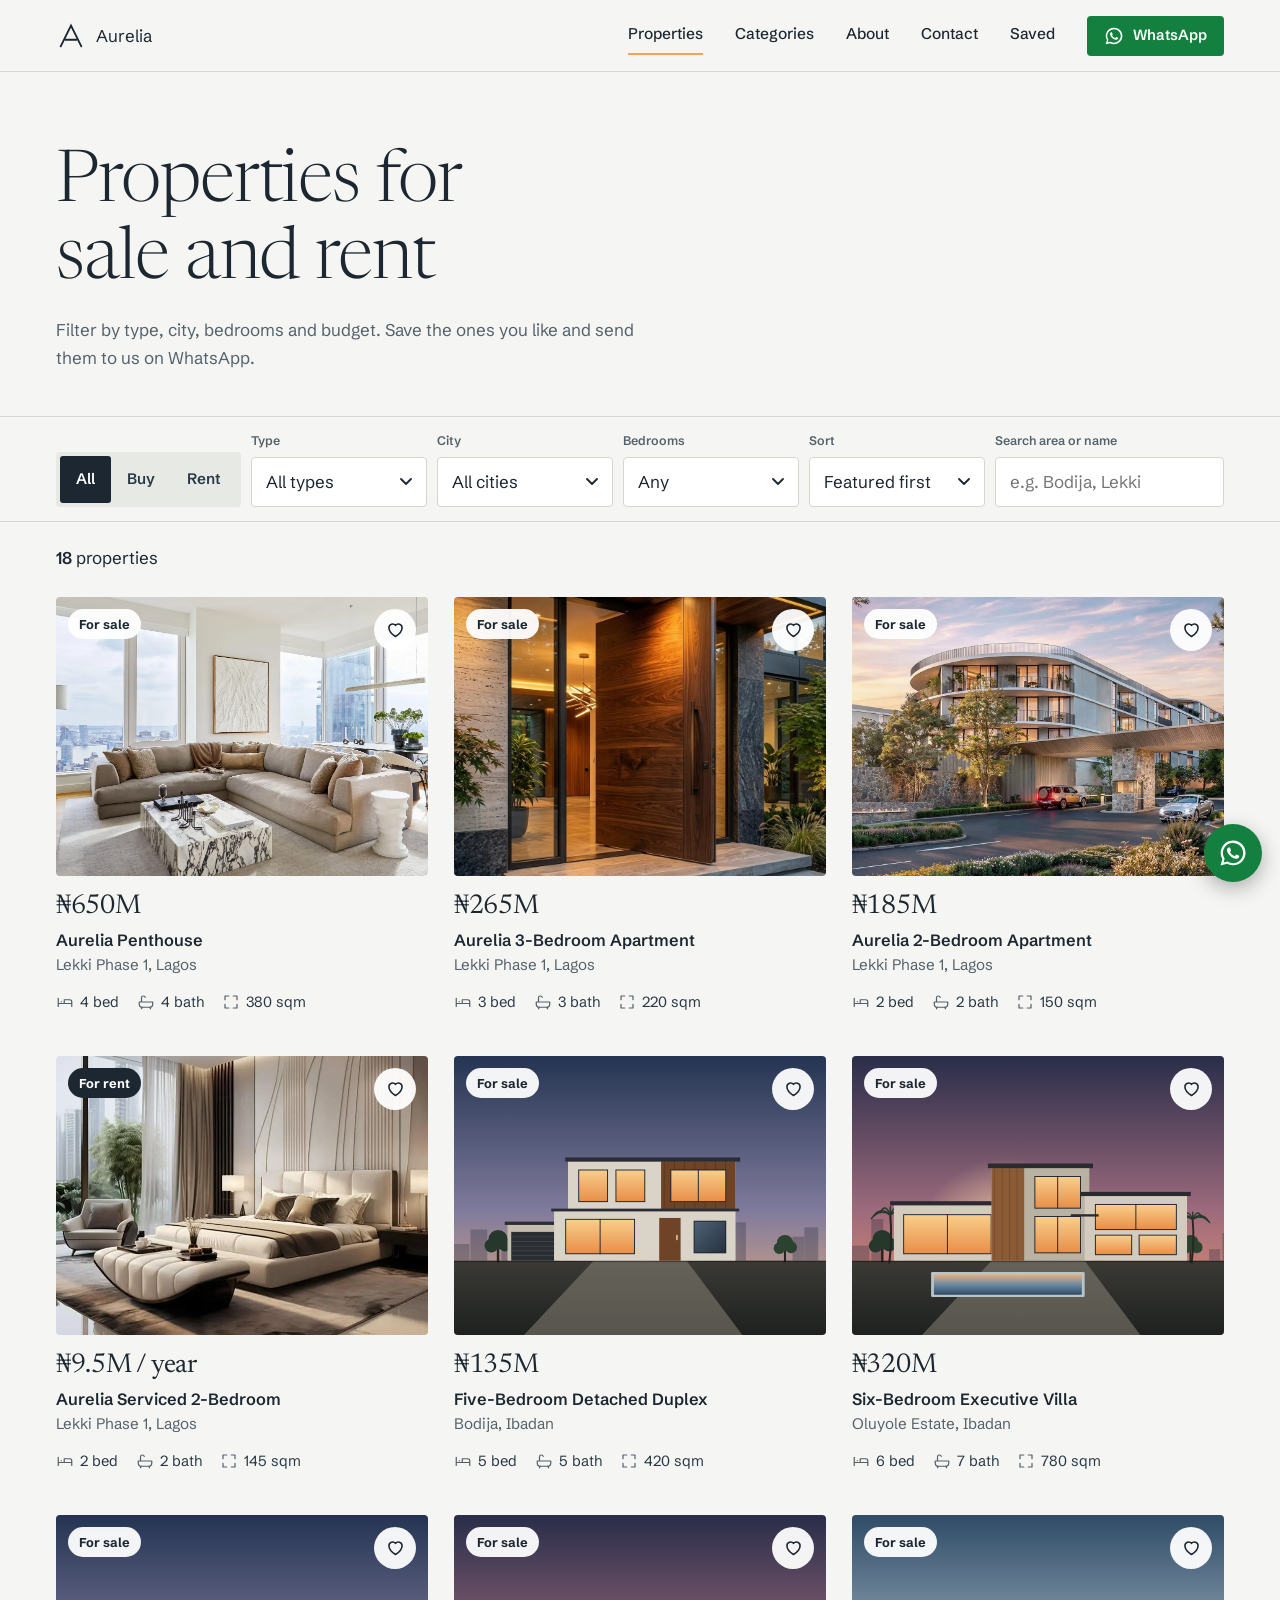
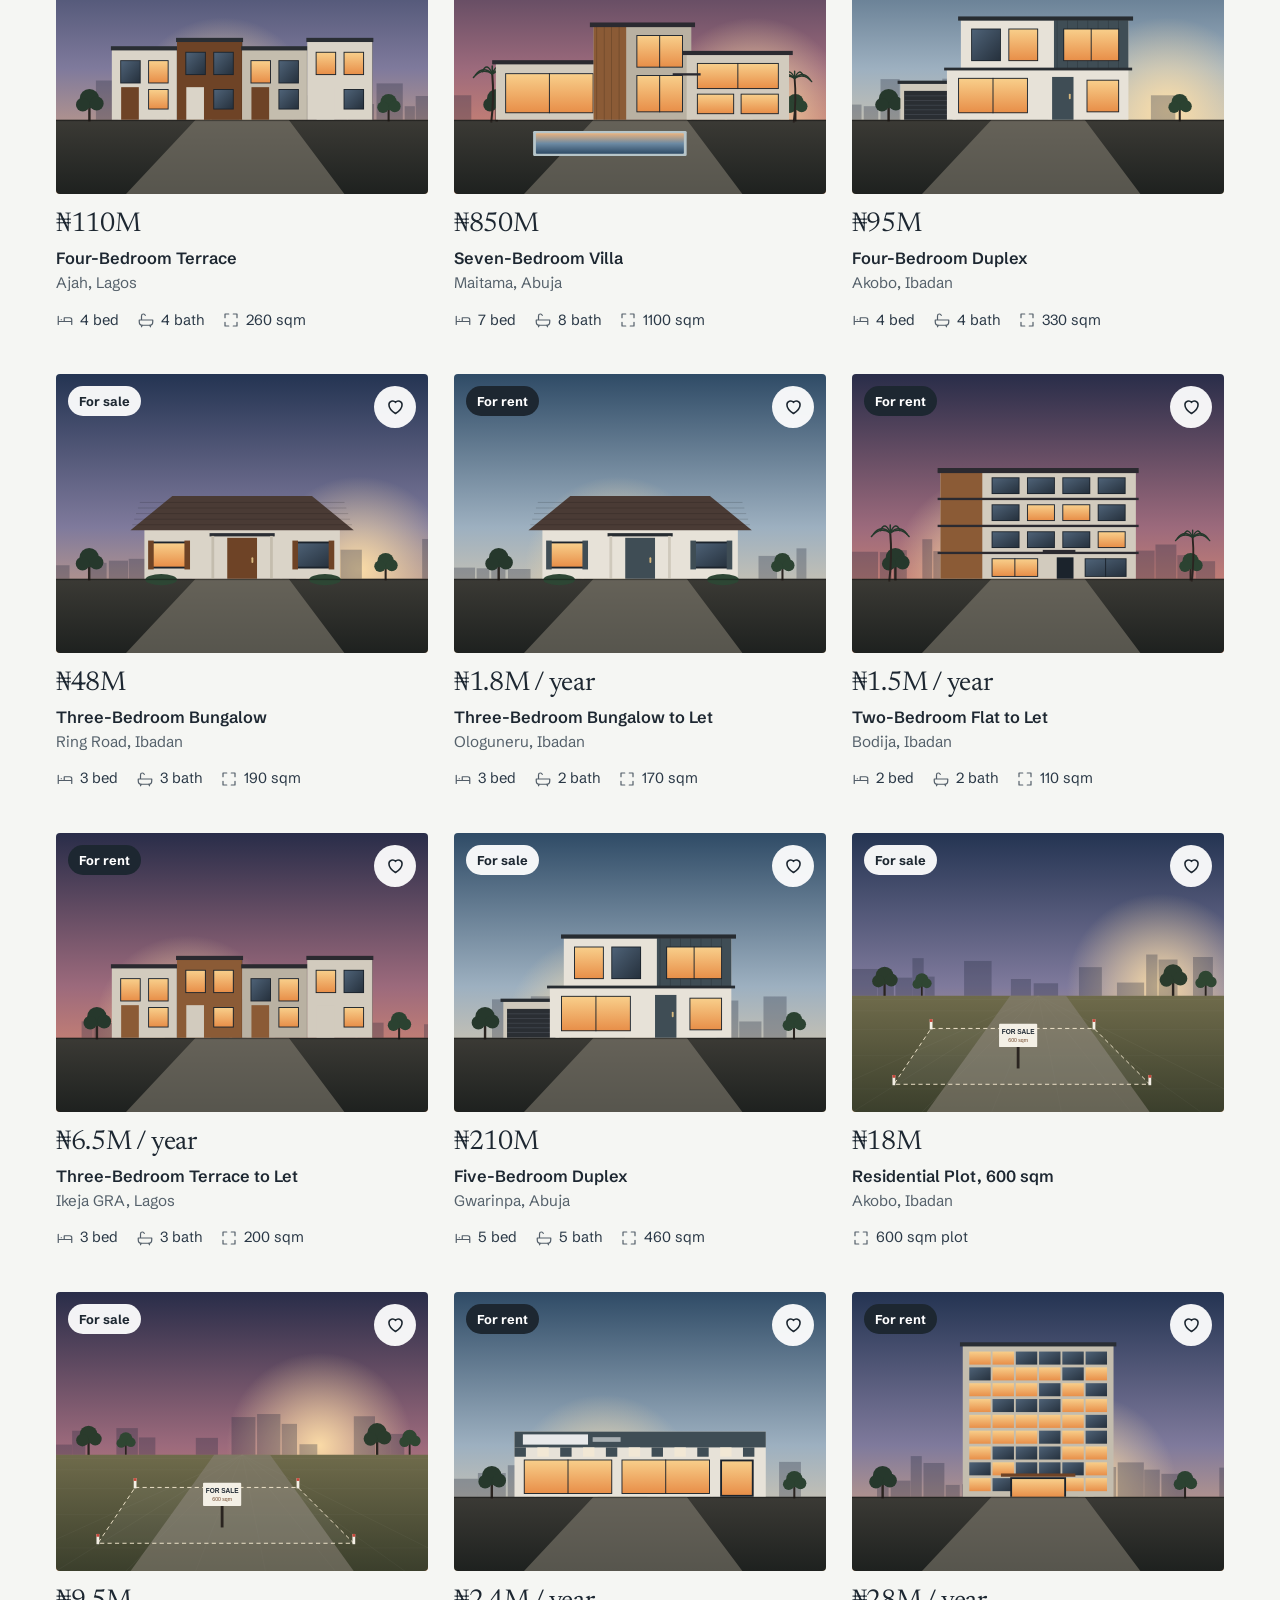
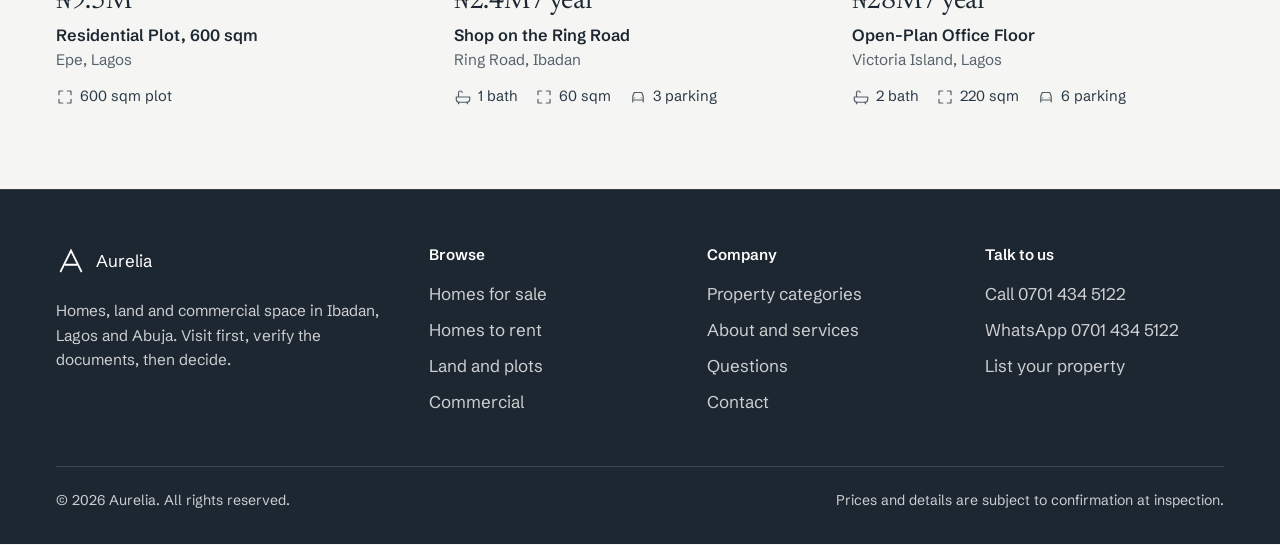
<file: bazillin-realtors/properties.html>
<!doctype html>
<html lang="en">
<head>
<meta charset="utf-8">
<meta name="viewport" content="width=device-width, initial-scale=1">
<title>Properties | Aurelia</title>
<meta name="description" content="Browse houses, apartments, land and commercial space for sale and rent in Ibadan, Lagos and Abuja.">
<meta name="theme-color" content="#1d2731">
<meta property="og:title" content="Properties | Aurelia"><meta property="og:description" content="Browse houses, apartments, land and commercial space for sale and rent in Ibadan, Lagos and Abuja."><meta property="og:type" content="website">
<link rel="icon" href="assets/favicon.svg" type="image/svg+xml">
<link rel="preconnect" href="https://fonts.googleapis.com"><link rel="preconnect" href="https://fonts.gstatic.com" crossorigin><link href="https://fonts.googleapis.com/css2?family=Newsreader:opsz,wght@6..72,300;6..72,400;6..72,500&family=Schibsted+Grotesk:wght@400;500;600;700&display=swap" rel="stylesheet">
<link rel="stylesheet" href="css/styles.css">
<script>document.documentElement.className+=' js'</script>
</head>
<body data-view="list">
<a class="skip" href="#main">Skip to content</a>
<header class="site-header">
  <div class="wrap head-in">
    <a class="logo" href="index.html" aria-label="Aurelia home"><svg viewBox="0 0 32 32" aria-hidden="true"><path d="M5 27 16 5l11 22"/><path d="M10 20h12"/></svg><span>Aurelia</span></a>
    <button class="menu-btn" type="button" aria-expanded="false" aria-controls="site-nav" aria-label="Menu"><span></span></button>
    <nav class="nav" id="site-nav" aria-label="Main">
      <a href="properties.html" aria-current="page">Properties</a>
      <a href="categories.html">Categories</a>
      <a href="about.html">About</a>
      <a href="contact.html">Contact</a>
      <a href="properties.html?saved=1">Saved<span class="count" data-saved-count hidden>0</span></a>
      <a class="btn btn--wa btn--sm" data-wa="Hello Aurelia, I would like to enquire about a property." href="#"><svg viewBox="0 0 24 24" aria-hidden="true"><path fill="currentColor" stroke="none" d="M12.04 2a9.9 9.9 0 0 0-8.5 14.9L2 22l5.27-1.38A9.93 9.93 0 1 0 12.04 2Zm0 18.1a8.1 8.1 0 0 1-4.13-1.13l-.3-.18-3.13.82.84-3.05-.2-.31a8.1 8.1 0 1 1 6.92 3.85Zm4.45-6.06c-.24-.12-1.44-.71-1.66-.79-.22-.08-.38-.12-.54.12-.16.24-.62.79-.76.95-.14.16-.28.18-.52.06a6.6 6.6 0 0 1-1.94-1.2 7.3 7.3 0 0 1-1.34-1.67c-.14-.24-.01-.37.1-.49.11-.11.24-.28.36-.42.12-.14.16-.24.24-.4.08-.16.04-.3-.02-.42-.06-.12-.54-1.3-.74-1.78-.19-.46-.39-.4-.54-.41h-.46c-.16 0-.42.06-.64.3-.22.24-.84.82-.84 2s.86 2.32.98 2.48c.12.16 1.69 2.58 4.1 3.62.57.25 1.02.4 1.37.5.58.18 1.1.16 1.51.1.46-.07 1.44-.59 1.64-1.16.2-.57.2-1.06.14-1.16-.06-.1-.22-.16-.46-.28Z"/></svg>WhatsApp</a>
    </nav>
  </div>
</header>
<main id="main" class="inner">
<div class="wrap page-head"><h1 id="ptitle">Properties for sale and rent</h1><p id="psub">Filter by type, city, bedrooms and budget. Save the ones you like and send them to us on WhatsApp.</p></div>
<div class="filters" id="filters">
  <div class="wrap">
    <button class="btn btn--ghost btn--sm f-toggle" type="button" id="f-toggle" aria-expanded="false" aria-controls="f-in">Filters</button>
    <form class="f-in" id="f-in" role="search" onsubmit="return false">
      <div class="seg" role="radiogroup" aria-label="Sale or rent">
        <label><input type="radio" name="status" value="" checked><span>All</span></label>
        <label><input type="radio" name="status" value="sale"><span>Buy</span></label>
        <label><input type="radio" name="status" value="rent"><span>Rent</span></label>
      </div>
      <label class="field"><span>Type</span><select name="cat"><option value="">All types</option></select></label>
      <label class="field"><span>City</span><select name="city"><option value="">All cities</option></select></label>
      <label class="field"><span>Bedrooms</span><select name="beds"><option value="">Any</option><option value="1">1+</option><option value="2">2+</option><option value="3">3+</option><option value="4">4+</option><option value="5">5+</option></select></label>
      <label class="field"><span>Sort</span><select name="sort"><option value="new">Featured first</option><option value="low">Price, low to high</option><option value="high">Price, high to low</option></select></label>
      <label class="field"><span>Search area or name</span><input type="search" name="q" placeholder="e.g. Bodija, Lekki" autocomplete="off"></label>
    </form>
  </div>
</div>
<div class="wrap">
  <div class="results-bar"><p><b id="count">0</b> <span id="count-label">properties</span></p><div class="chips" id="chips"></div></div>
  <div class="grid" id="results" style="padding-bottom:5rem"></div>
</div>
</main>
<footer class="site-footer">
  <div class="wrap">
    <div class="foot">
      <div>
        <a class="logo" href="index.html"><svg viewBox="0 0 32 32" aria-hidden="true"><path d="M5 27 16 5l11 22"/><path d="M10 20h12"/></svg><span>Aurelia</span></a>
        <p>Homes, land and commercial space in Ibadan, Lagos and Abuja. Visit first, verify the documents, then decide.</p>
      </div>
      <div><h4>Browse</h4><ul>
        <li><a href="properties.html?status=sale">Homes for sale</a></li>
        <li><a href="properties.html?status=rent">Homes to rent</a></li>
        <li><a href="properties.html?cat=land">Land and plots</a></li>
        <li><a href="properties.html?cat=commercial">Commercial</a></li></ul></div>
      <div><h4>Company</h4><ul>
        <li><a href="categories.html">Property categories</a></li>
        <li><a href="about.html">About and services</a></li>
        <li><a href="about.html#faq">Questions</a></li>
        <li><a href="contact.html">Contact</a></li></ul></div>
      <div><h4>Talk to us</h4><ul>
        <li><a href="tel:+2347014345122">Call 0701 434 5122</a></li>
        <li><a data-wa="Hello Aurelia, I would like to enquire about a property." href="#">WhatsApp 0701 434 5122</a></li>
        <li><a data-wa="Hello, I want to list my property with Aurelia." href="#">List your property</a></li></ul></div>
    </div>
    <div class="legal"><span>&copy; <span id="year">2026</span> Aurelia. All rights reserved.</span><span>Prices and details are subject to confirmation at inspection.</span></div>
  </div>
</footer>
<a class="wa-float" data-wa="Hello Aurelia, I would like to enquire about a property." href="#" aria-label="Chat with us on WhatsApp"><svg viewBox="0 0 24 24" aria-hidden="true"><path fill="currentColor" d="M12.04 2a9.9 9.9 0 0 0-8.5 14.9L2 22l5.27-1.38A9.93 9.93 0 1 0 12.04 2Zm0 18.1a8.1 8.1 0 0 1-4.13-1.13l-.3-.18-3.13.82.84-3.05-.2-.31a8.1 8.1 0 1 1 6.92 3.85Zm4.45-6.06c-.24-.12-1.44-.71-1.66-.79-.22-.08-.38-.12-.54.12-.16.24-.62.79-.76.95-.14.16-.28.18-.52.06a6.6 6.6 0 0 1-1.94-1.2 7.3 7.3 0 0 1-1.34-1.67c-.14-.24-.01-.37.1-.49.11-.11.24-.28.36-.42.12-.14.16-.24.24-.4.08-.16.04-.3-.02-.42-.06-.12-.54-1.3-.74-1.78-.19-.46-.39-.4-.54-.41h-.46c-.16 0-.42.06-.64.3-.22.24-.84.82-.84 2s.86 2.32.98 2.48c.12.16 1.69 2.58 4.1 3.62.57.25 1.02.4 1.37.5.58.18 1.1.16 1.51.1.46-.07 1.44-.59 1.64-1.16.2-.57.2-1.06.14-1.16-.06-.1-.22-.16-.46-.28Z"/></svg></a>
<div class="sr" id="live" aria-live="polite"></div>
<script src="js/data.js"></script><script src="js/art.js"></script><script src="js/main.js"></script><script src="js/properties.js"></script>
</body>
</html>
</file>
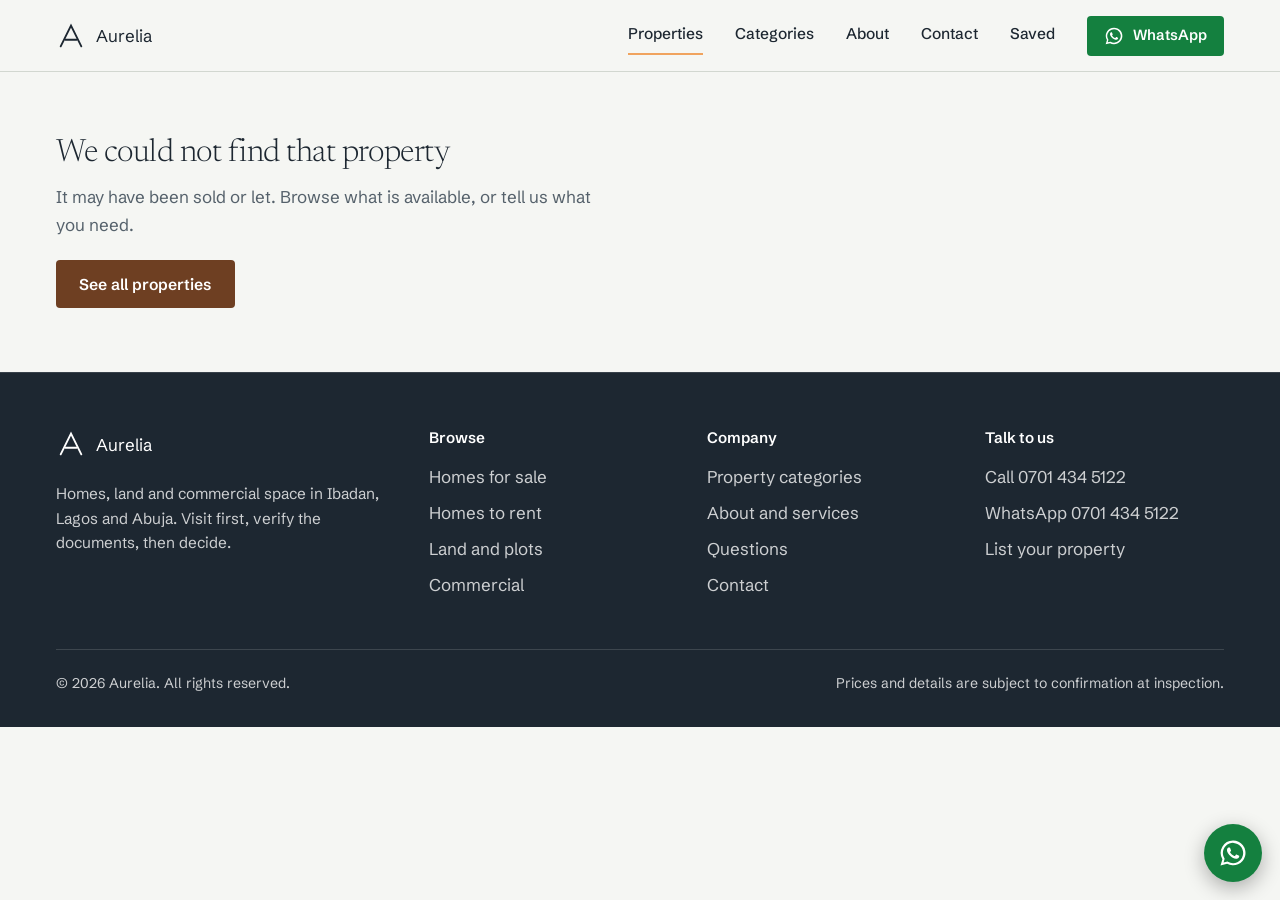
<file: bazillin-realtors/property.html>
<!doctype html>
<html lang="en">
<head>
<meta charset="utf-8">
<meta name="viewport" content="width=device-width, initial-scale=1">
<title>Property | Aurelia</title>
<meta name="description" content="Property details, photos, features and ways to book a viewing.">
<meta name="theme-color" content="#1d2731">
<meta property="og:title" content="Property | Aurelia"><meta property="og:description" content="Property details, photos, features and ways to book a viewing."><meta property="og:type" content="website">
<link rel="icon" href="assets/favicon.svg" type="image/svg+xml">
<link rel="preconnect" href="https://fonts.googleapis.com"><link rel="preconnect" href="https://fonts.gstatic.com" crossorigin><link href="https://fonts.googleapis.com/css2?family=Newsreader:opsz,wght@6..72,300;6..72,400;6..72,500&family=Schibsted+Grotesk:wght@400;500;600;700&display=swap" rel="stylesheet">
<link rel="stylesheet" href="css/styles.css">
<script>document.documentElement.className+=' js'</script>
</head>
<body>
<a class="skip" href="#main">Skip to content</a>
<header class="site-header">
  <div class="wrap head-in">
    <a class="logo" href="index.html" aria-label="Aurelia home"><svg viewBox="0 0 32 32" aria-hidden="true"><path d="M5 27 16 5l11 22"/><path d="M10 20h12"/></svg><span>Aurelia</span></a>
    <button class="menu-btn" type="button" aria-expanded="false" aria-controls="site-nav" aria-label="Menu"><span></span></button>
    <nav class="nav" id="site-nav" aria-label="Main">
      <a href="properties.html" aria-current="page">Properties</a>
      <a href="categories.html">Categories</a>
      <a href="about.html">About</a>
      <a href="contact.html">Contact</a>
      <a href="properties.html?saved=1">Saved<span class="count" data-saved-count hidden>0</span></a>
      <a class="btn btn--wa btn--sm" data-wa="Hello Aurelia, I would like to enquire about a property." href="#"><svg viewBox="0 0 24 24" aria-hidden="true"><path fill="currentColor" stroke="none" d="M12.04 2a9.9 9.9 0 0 0-8.5 14.9L2 22l5.27-1.38A9.93 9.93 0 1 0 12.04 2Zm0 18.1a8.1 8.1 0 0 1-4.13-1.13l-.3-.18-3.13.82.84-3.05-.2-.31a8.1 8.1 0 1 1 6.92 3.85Zm4.45-6.06c-.24-.12-1.44-.71-1.66-.79-.22-.08-.38-.12-.54.12-.16.24-.62.79-.76.95-.14.16-.28.18-.52.06a6.6 6.6 0 0 1-1.94-1.2 7.3 7.3 0 0 1-1.34-1.67c-.14-.24-.01-.37.1-.49.11-.11.24-.28.36-.42.12-.14.16-.24.24-.4.08-.16.04-.3-.02-.42-.06-.12-.54-1.3-.74-1.78-.19-.46-.39-.4-.54-.41h-.46c-.16 0-.42.06-.64.3-.22.24-.84.82-.84 2s.86 2.32.98 2.48c.12.16 1.69 2.58 4.1 3.62.57.25 1.02.4 1.37.5.58.18 1.1.16 1.51.1.46-.07 1.44-.59 1.64-1.16.2-.57.2-1.06.14-1.16-.06-.1-.22-.16-.46-.28Z"/></svg>WhatsApp</a>
    </nav>
  </div>
</header>
<main id="main" class="inner"><div class="wrap" id="app"><div class="empty"><h2>Loading property</h2></div></div></main>
<footer class="site-footer">
  <div class="wrap">
    <div class="foot">
      <div>
        <a class="logo" href="index.html"><svg viewBox="0 0 32 32" aria-hidden="true"><path d="M5 27 16 5l11 22"/><path d="M10 20h12"/></svg><span>Aurelia</span></a>
        <p>Homes, land and commercial space in Ibadan, Lagos and Abuja. Visit first, verify the documents, then decide.</p>
      </div>
      <div><h4>Browse</h4><ul>
        <li><a href="properties.html?status=sale">Homes for sale</a></li>
        <li><a href="properties.html?status=rent">Homes to rent</a></li>
        <li><a href="properties.html?cat=land">Land and plots</a></li>
        <li><a href="properties.html?cat=commercial">Commercial</a></li></ul></div>
      <div><h4>Company</h4><ul>
        <li><a href="categories.html">Property categories</a></li>
        <li><a href="about.html">About and services</a></li>
        <li><a href="about.html#faq">Questions</a></li>
        <li><a href="contact.html">Contact</a></li></ul></div>
      <div><h4>Talk to us</h4><ul>
        <li><a href="tel:+2347014345122">Call 0701 434 5122</a></li>
        <li><a data-wa="Hello Aurelia, I would like to enquire about a property." href="#">WhatsApp 0701 434 5122</a></li>
        <li><a data-wa="Hello, I want to list my property with Aurelia." href="#">List your property</a></li></ul></div>
    </div>
    <div class="legal"><span>&copy; <span id="year">2026</span> Aurelia. All rights reserved.</span><span>Prices and details are subject to confirmation at inspection.</span></div>
  </div>
</footer>
<a class="wa-float" data-wa="Hello Aurelia, I would like to enquire about a property." href="#" aria-label="Chat with us on WhatsApp"><svg viewBox="0 0 24 24" aria-hidden="true"><path fill="currentColor" d="M12.04 2a9.9 9.9 0 0 0-8.5 14.9L2 22l5.27-1.38A9.93 9.93 0 1 0 12.04 2Zm0 18.1a8.1 8.1 0 0 1-4.13-1.13l-.3-.18-3.13.82.84-3.05-.2-.31a8.1 8.1 0 1 1 6.92 3.85Zm4.45-6.06c-.24-.12-1.44-.71-1.66-.79-.22-.08-.38-.12-.54.12-.16.24-.62.79-.76.95-.14.16-.28.18-.52.06a6.6 6.6 0 0 1-1.94-1.2 7.3 7.3 0 0 1-1.34-1.67c-.14-.24-.01-.37.1-.49.11-.11.24-.28.36-.42.12-.14.16-.24.24-.4.08-.16.04-.3-.02-.42-.06-.12-.54-1.3-.74-1.78-.19-.46-.39-.4-.54-.41h-.46c-.16 0-.42.06-.64.3-.22.24-.84.82-.84 2s.86 2.32.98 2.48c.12.16 1.69 2.58 4.1 3.62.57.25 1.02.4 1.37.5.58.18 1.1.16 1.51.1.46-.07 1.44-.59 1.64-1.16.2-.57.2-1.06.14-1.16-.06-.1-.22-.16-.46-.28Z"/></svg></a>
<div class="sr" id="live" aria-live="polite"></div>
<script src="js/data.js"></script><script src="js/art.js"></script><script src="js/main.js"></script><script src="js/detail.js"></script>
</body>
</html>
</file>
<file: bazillin-realtors/css/styles.css>
/* ==========================================================================
   Bazillin Realtors
   Palette is taken from the walkthrough itself: dusk slate, walnut door,
   pale stone, brass fittings, and the orange glow of lit windows.
   ========================================================================== */
:root {
  --paper: #f5f6f3;
  --stone: #e6e9e4;
  --line: #d2d7d0;
  --ink: #1d2731;
  --ink-2: #2a3846;
  --muted: #55616b;
  --walnut: #6e3f22;
  --walnut-d: #552f18;
  --brass: #c9a56b;
  --glow: #f0a35e;
  --wa: #14803f;
  --wa-d: #0f6a33;

  --serif: 'Newsreader', 'Iowan Old Style', Georgia, 'Times New Roman', serif;
  --sans: 'Schibsted Grotesk', system-ui, -apple-system, 'Segoe UI', Roboto, Helvetica, Arial, sans-serif;

  --gut: clamp(20px, 5vw, 56px);
  --max: 1240px;
  --head: 72px;
  --r: 4px;
}

*, *::before, *::after { box-sizing: border-box; }
html { scroll-behavior: auto; -webkit-text-size-adjust: 100%; }
body { margin: 0; background: var(--paper); color: var(--ink); font: 400 1.0625rem/1.6 var(--sans); -webkit-font-smoothing: antialiased; }
img, svg, canvas { display: block; max-width: 100%; }
a { color: inherit; }
button, input, select, textarea { font: inherit; color: inherit; }
button { cursor: pointer; }
h1, h2, h3, h4 { font-family: var(--serif); font-weight: 400; letter-spacing: -0.015em; line-height: 1.08; margin: 0; }
p { margin: 0; }
ul, ol { margin: 0; padding: 0; list-style: none; }
:focus-visible { outline: 3px solid var(--glow); outline-offset: 3px; border-radius: 2px; }
.sr { position: absolute; width: 1px; height: 1px; overflow: hidden; clip: rect(0 0 0 0); white-space: nowrap; }
.skip { position: absolute; left: 12px; top: -60px; z-index: 100; background: var(--ink); color: #fff; padding: 10px 16px; border-radius: var(--r); }
.skip:focus { top: 12px; }
.wrap { width: min(100% - 2 * var(--gut), var(--max)); margin-inline: auto; }
.art { width: 100%; height: 100%; }
[hidden] { display: none !important; }

/* ---------- buttons ---------- */
.btn { display: inline-flex; align-items: center; justify-content: center; gap: .55rem; min-height: 48px; padding: 0 1.4rem; border: 1px solid transparent; border-radius: var(--r); background: var(--walnut); color: #fff; font-weight: 600; font-size: .98rem; text-decoration: none; transition: background .2s, border-color .2s, color .2s; white-space: nowrap; }
.btn:hover { background: var(--walnut-d); }
.btn svg { width: 20px; height: 20px; fill: none; stroke: currentColor; stroke-width: 1.7; stroke-linecap: round; stroke-linejoin: round; flex: none; }
.btn--wa { background: var(--wa); }
.btn--wa:hover { background: var(--wa-d); }
.btn--ghost { background: transparent; color: inherit; border-color: currentColor; }
.btn--ghost:hover { background: rgba(127, 127, 127, .14); }
.btn--light { background: #fff; color: var(--ink); }
.btn--light:hover { background: var(--stone); }
.btn--sm { min-height: 40px; padding: 0 1rem; font-size: .92rem; }
.btn--block { width: 100%; }

/* ---------- header ---------- */
.site-header { position: fixed; inset: 0 0 auto; height: var(--head); z-index: 50; color: var(--ink); background: rgba(245, 246, 243, .94); backdrop-filter: blur(10px); -webkit-backdrop-filter: blur(10px); border-bottom: 1px solid var(--line); transition: background .25s, color .25s, border-color .25s; }
.site-header[data-over-hero]:not(.is-solid) { color: #fff; background: linear-gradient(rgba(18, 24, 31, .6), rgba(18, 24, 31, 0)); border-color: transparent; backdrop-filter: none; -webkit-backdrop-filter: none; }
.head-in { height: 100%; display: flex; align-items: center; justify-content: space-between; gap: 1.5rem; }
.logo { display: inline-flex; align-items: center; gap: .65rem; text-decoration: none; }
.logo svg { width: 30px; height: 30px; fill: none; stroke: currentColor; stroke-width: 2; stroke-linecap: round; }
.logo b { font: 400 1.55rem/1 var(--serif); letter-spacing: -.01em; }
.logo small { display: block; font: 500 .72rem/1 var(--sans); letter-spacing: .02em; opacity: .75; margin-top: 3px; }
.nav { display: flex; align-items: center; gap: 2rem; }
.nav a:not(.btn) { text-decoration: none; font-weight: 500; font-size: .97rem; padding: 6px 0; border-bottom: 2px solid transparent; }
.nav a:not(.btn):hover, .nav a[aria-current="page"] { border-color: var(--glow); }
.nav .count { display: inline-grid; place-items: center; min-width: 20px; height: 20px; padding: 0 6px; margin-left: 6px; border-radius: 999px; background: var(--walnut); color: #fff; font-size: .75rem; font-weight: 700; }
.menu-btn { display: none; width: 46px; height: 46px; border: 0; background: none; color: inherit; border-radius: var(--r); }
.menu-btn span, .menu-btn span::before, .menu-btn span::after { display: block; width: 24px; height: 2px; background: currentColor; position: relative; margin: auto; transition: transform .25s, background .25s; }
.menu-btn span::before, .menu-btn span::after { content: ''; position: absolute; left: 0; }
.menu-btn span::before { top: -7px; } .menu-btn span::after { top: 7px; }
.menu-open .menu-btn span { background: transparent; }
.menu-open .menu-btn span::before { transform: translateY(7px) rotate(45deg); }
.menu-open .menu-btn span::after { transform: translateY(-7px) rotate(-45deg); }

@media (max-width: 960px) {
  .menu-btn { display: block; }
  .nav { position: fixed; inset: var(--head) 0 0 0; flex-direction: column; align-items: stretch; justify-content: flex-start; gap: 0; padding: 1rem var(--gut) 2rem; background: var(--paper); color: var(--ink); overflow-y: auto; transform: translateY(-8px); opacity: 0; visibility: hidden; transition: opacity .2s, transform .2s, visibility .2s; }
  .menu-open .nav { opacity: 1; transform: none; visibility: visible; }
  .menu-open { overflow: hidden; }
  .nav a:not(.btn) { font: 400 1.9rem/1 var(--serif); padding: 1.1rem 0; border-bottom: 1px solid var(--line); }
  .nav .btn { margin-top: 1rem; min-height: 54px; }
}

/* ---------- floating whatsapp ---------- */
.wa-float { position: fixed; right: 18px; bottom: 18px; z-index: 40; width: 58px; height: 58px; display: grid; place-items: center; border-radius: 50%; background: var(--wa); color: #fff; box-shadow: 0 6px 20px rgba(0, 0, 0, .3); transition: transform .2s; }
.wa-float:hover { transform: scale(1.06); }
.wa-float svg { width: 30px; height: 30px; }

/* ---------- hero walkthrough ---------- */
.walk { position: relative; background: var(--ink); }
.js .walk { height: 720vh; height: 720svh; }
.walk-stage { position: sticky; top: 0; height: 100vh; height: 100svh; overflow: hidden; background: var(--ink); color: #fff; }
.walk-canvas, .walk-poster { position: absolute; inset: 0; width: 100%; height: 100%; object-fit: cover; }
.walk-canvas { opacity: 0; transition: opacity .5s; }
.walk-canvas.is-ready { opacity: 1; }
.walk-poster { transition: opacity .5s; }
.walk-poster.is-off { opacity: 0; }
.walk-shade { position: absolute; inset: 0; pointer-events: none; background:
  linear-gradient(90deg, rgba(18, 24, 31, .78) 0%, rgba(18, 24, 31, .42) 36%, rgba(18, 24, 31, 0) 64%),
  linear-gradient(0deg, rgba(18, 24, 31, .7) 0%, rgba(18, 24, 31, 0) 30%),
  linear-gradient(180deg, rgba(18, 24, 31, .5) 0%, rgba(18, 24, 31, 0) 22%); }
.walk-copy { position: absolute; left: var(--gut); right: var(--gut); bottom: clamp(88px, 15vh, 160px); max-width: var(--max); margin-inline: auto; height: 0; }
.chap { position: absolute; left: 0; bottom: 0; width: min(100%, 40rem); opacity: 0; transform: translateY(18px); transition: opacity .55s ease, transform .55s ease; pointer-events: none; }
.chap.is-on { opacity: 1; transform: none; pointer-events: auto; }
.chap-room { display: block; font-weight: 600; font-size: .98rem; color: var(--brass); margin-bottom: .9rem; }
.chap h1, .chap h2 { font-size: clamp(2.5rem, 6.4vw, 5.4rem); line-height: .98; letter-spacing: -.025em; font-weight: 300; text-wrap: balance; }
.chap p { margin-top: 1.2rem; max-width: 30rem; font-size: clamp(1.02rem, 1.5vw, 1.2rem); color: rgba(255, 255, 255, .88); text-wrap: pretty; }
.chap .row { display: flex; flex-wrap: wrap; gap: .8rem; margin-top: 1.7rem; }
.rail { position: absolute; right: var(--gut); top: 50%; height: min(54vh, 460px); transform: translateY(-50%); width: 190px; }
.rail-line { position: absolute; right: 4px; top: 0; bottom: 0; width: 1px; background: rgba(255, 255, 255, .35); }
.rail-fill { position: absolute; right: 4px; top: 0; bottom: 0; width: 2px; margin-right: -.5px; background: var(--glow); transform-origin: top; transform: scaleY(0); }
.rail li { position: absolute; right: 0; transform: translateY(-50%); }
.rail button { display: flex; align-items: center; gap: .9rem; border: 0; background: none; color: rgba(255, 255, 255, .62); font-size: .88rem; font-weight: 500; padding: 6px 0; text-shadow: 0 1px 8px rgba(0, 0, 0, .5); }
.rail button::after { content: ''; width: 9px; height: 9px; border-radius: 50%; background: var(--ink); border: 1.5px solid rgba(255, 255, 255, .7); transition: background .25s, border-color .25s, transform .25s; }
.rail li.is-past button::after { background: var(--glow); border-color: var(--glow); }
.rail li.is-on button { color: #fff; }
.rail li.is-on button::after { background: var(--glow); border-color: #fff; transform: scale(1.35); }
.rail button:hover { color: #fff; }
.walk-foot { position: absolute; left: var(--gut); right: var(--gut); bottom: 22px; display: flex; justify-content: space-between; gap: 1rem; font-size: .88rem; color: rgba(255, 255, 255, .8); max-width: var(--max); margin-inline: auto; }
.walk-foot a { color: #fff; }
.cue { display: inline-flex; align-items: center; gap: .7rem; }
.cue::before { content: ''; width: 1px; height: 26px; background: linear-gradient(var(--glow), transparent); animation: cue 1.8s ease-in-out infinite; }
@keyframes cue { 0% { transform: scaleY(0); transform-origin: top; } 50% { transform: scaleY(1); transform-origin: top; } 51% { transform-origin: bottom; } 100% { transform: scaleY(0); transform-origin: bottom; } }
.noscript-note { padding: 2rem var(--gut); }

@media (max-width: 800px) {
  .rail { width: 24px; height: 40vh; right: 14px; }
  .rail button { font-size: 0; gap: 0; padding: 10px; margin-right: -10px; }
  .walk-shade { background: linear-gradient(0deg, rgba(18, 24, 31, .88) 0%, rgba(18, 24, 31, .5) 44%, rgba(18, 24, 31, 0) 72%), linear-gradient(180deg, rgba(18, 24, 31, .55) 0%, rgba(18, 24, 31, 0) 20%); }
  .walk-copy { right: 58px; bottom: 92px; }
  .chap h1, .chap h2 { font-size: clamp(2.3rem, 11vw, 3.3rem); }
}

/* ---------- finder (search) ---------- */
.finder-band { background: var(--ink); color: #fff; padding: clamp(3rem, 7vw, 5.5rem) 0; }
.finder-band h2 { font-size: clamp(2rem, 4.4vw, 3.6rem); font-weight: 300; max-width: 22ch; text-wrap: balance; }
.finder-band .lead { margin-top: 1rem; color: rgba(255, 255, 255, .75); max-width: 40rem; }
.finder { margin-top: 2.2rem; display: grid; grid-template-columns: auto repeat(3, minmax(0, 1fr)) auto; gap: 12px; align-items: end; }
.seg { display: inline-flex; padding: 4px; border-radius: var(--r); background: rgba(255, 255, 255, .1); }
.seg label { cursor: pointer; }
.seg input { position: absolute; opacity: 0; pointer-events: none; }
.seg span { display: block; padding: 11px 20px; border-radius: 3px; font-weight: 600; font-size: .95rem; color: rgba(255, 255, 255, .8); }
.seg input:checked + span { background: #fff; color: var(--ink); }
.seg input:focus-visible + span { outline: 3px solid var(--glow); outline-offset: 2px; }
.field { display: grid; gap: 6px; }
.field > span { font-size: .85rem; font-weight: 600; }
.finder .field > span { color: rgba(255, 255, 255, .75); }
.input, .field select, .field input, .field textarea { width: 100%; min-height: 50px; padding: 0 14px; border: 1px solid var(--line); border-radius: var(--r); background: #fff; color: var(--ink); }
.field textarea { padding: 12px 14px; min-height: 130px; resize: vertical; }
.field select { appearance: none; background-image: url("data:image/svg+xml,%3Csvg xmlns='http://www.w3.org/2000/svg' width='12' height='8' fill='none' stroke='%231d2731' stroke-width='1.8' stroke-linecap='round' stroke-linejoin='round'%3E%3Cpath d='m1 1 5 5 5-5'/%3E%3C/svg%3E"); background-repeat: no-repeat; background-position: right 14px center; padding-right: 36px; }
.field .err { color: #a3281f; font-size: .85rem; min-height: 0; }
.field input[aria-invalid="true"], .field textarea[aria-invalid="true"] { border-color: #a3281f; }
@media (max-width: 960px) { .finder { grid-template-columns: 1fr 1fr; } .finder .seg, .finder .btn { grid-column: 1 / -1; } .seg { display: flex; } .seg label { flex: 1; } .seg span { text-align: center; } }
@media (max-width: 520px) { .finder { grid-template-columns: 1fr; } }

/* ---------- sections ---------- */
.section { padding: clamp(3.5rem, 8vw, 6.5rem) 0; }
.section--stone { background: var(--stone); }
.section--dark { background: var(--ink); color: #fff; }
.sec-head { display: flex; justify-content: space-between; align-items: end; gap: 2rem; margin-bottom: clamp(1.8rem, 4vw, 3rem); flex-wrap: wrap; }
.sec-head h2 { font-size: clamp(2rem, 4.2vw, 3.4rem); font-weight: 300; max-width: 20ch; text-wrap: balance; }
.sec-head p { color: var(--muted); max-width: 28rem; }
.section--dark .sec-head p { color: rgba(255, 255, 255, .7); }
.link { display: inline-flex; align-items: center; gap: .4rem; font-weight: 600; text-decoration: none; border-bottom: 2px solid var(--glow); padding-bottom: 2px; }
.link:hover { border-color: currentColor; }

/* ---------- cards ---------- */
.card { position: relative; display: flex; flex-direction: column; }
.card-media { position: relative; display: block; overflow: hidden; aspect-ratio: 4 / 3; border-radius: var(--r); background: var(--stone); }
.card-media img, .card-media .art { width: 100%; height: 100%; object-fit: cover; }
.card--large .card-media { aspect-ratio: 3 / 2; }
.card--fill .card-media { aspect-ratio: auto; flex: 1; min-height: 260px; }
.badge { position: absolute; left: 12px; top: 12px; padding: 5px 11px; border-radius: 999px; background: rgba(255, 255, 255, .94); color: var(--ink); font-size: .8rem; font-weight: 700; }
.badge--rent { background: var(--ink); color: #fff; }
.save { position: absolute; right: 12px; top: 12px; z-index: 2; width: 42px; height: 42px; display: grid; place-items: center; border: 0; border-radius: 50%; background: rgba(255, 255, 255, .94); }
.save svg { width: 21px; height: 21px; fill: none; stroke: var(--ink); stroke-width: 1.8; stroke-linejoin: round; transition: fill .2s, stroke .2s; }
.save.is-on svg { fill: #c0392b; stroke: #c0392b; }
.card-body { padding-top: 1rem; }
.card-price { font: 400 1.7rem/1.1 var(--serif); letter-spacing: -.01em; }
.card-title { font: 600 1.02rem/1.35 var(--sans); letter-spacing: 0; margin-top: .45rem; }
.card-title a { text-decoration: none; }
.card-title a::after { content: ''; position: absolute; inset: 0; z-index: 1; }
.card-title a:hover { text-decoration: underline; text-underline-offset: 3px; }
.save { z-index: 3; }
.card-loc { color: var(--muted); font-size: .95rem; margin-top: .15rem; }
.facts { display: flex; flex-wrap: wrap; gap: .4rem 1.1rem; margin-top: .8rem; font-size: .92rem; color: var(--ink-2); }
.facts li { display: inline-flex; align-items: center; gap: .4rem; }
.facts svg { width: 18px; height: 18px; fill: none; stroke: currentColor; stroke-width: 1.6; stroke-linecap: round; stroke-linejoin: round; opacity: .8; }
.grid { display: grid; grid-template-columns: repeat(3, minmax(0, 1fr)); gap: 2.6rem 1.6rem; }
.grid--feat { grid-template-columns: repeat(3, minmax(0, 1fr)); }
.grid--feat .card:nth-child(1), .grid--feat .card:nth-child(4) { grid-column: span 2; }
@media (max-width: 1000px) { .grid, .grid--feat { grid-template-columns: repeat(2, minmax(0, 1fr)); } .grid--feat .card:nth-child(n) { grid-column: auto; } .grid--feat .card:nth-child(1) { grid-column: 1 / -1; } .card--fill .card-media { aspect-ratio: 4 / 3; flex: none; min-height: 0; } }
@media (max-width: 620px) { .grid, .grid--feat { grid-template-columns: 1fr; } }

/* ---------- category index ---------- */
.cats { border-bottom: 1px solid var(--line); }
.cat-row { display: grid; grid-template-columns: 148px minmax(0, 1fr) auto; gap: 1.6rem; align-items: center; padding: 1.2rem 0; border-top: 1px solid var(--line); text-decoration: none; }
.cat-thumb { aspect-ratio: 4 / 3; border-radius: var(--r); overflow: hidden; background: var(--stone); }
.cat-row h3 { font-size: clamp(1.5rem, 2.6vw, 2.1rem); font-weight: 400; }
.cat-row p { color: var(--muted); margin-top: .3rem; }
.cat-meta { text-align: right; font-size: .95rem; color: var(--ink-2); display: flex; align-items: center; gap: 1rem; }
.cat-meta b { display: block; font-weight: 600; }
.cat-meta svg { width: 22px; height: 22px; fill: none; stroke: currentColor; stroke-width: 1.8; stroke-linecap: round; stroke-linejoin: round; transition: transform .2s; }
.cat-row:hover h3 { text-decoration: underline; text-decoration-thickness: 1px; text-underline-offset: 6px; }
.cat-row:hover .cat-meta svg { transform: translateX(5px); }
@media (max-width: 720px) { .cat-row { grid-template-columns: 96px minmax(0, 1fr); gap: 1rem; } .cat-meta { grid-column: 1 / -1; justify-content: space-between; text-align: left; } .cat-meta svg { display: none; } }

/* ---------- steps ---------- */
.steps { display: grid; grid-template-columns: repeat(4, minmax(0, 1fr)); gap: 2rem; counter-reset: s; }
.step { border-top: 1px solid rgba(255, 255, 255, .3); padding-top: 1.2rem; counter-increment: s; }
.step::before { content: counter(s); display: block; font: 300 3.2rem/1 var(--serif); color: var(--brass); margin-bottom: 1rem; }
.step h3 { font: 600 1.15rem/1.3 var(--sans); letter-spacing: 0; }
.step p { margin-top: .6rem; color: rgba(255, 255, 255, .72); font-size: .98rem; }
@media (max-width: 960px) { .steps { grid-template-columns: repeat(2, minmax(0, 1fr)); } }
@media (max-width: 560px) { .steps { grid-template-columns: 1fr; } }

/* ---------- cities ---------- */
.cities { display: grid; grid-template-columns: repeat(3, minmax(0, 1fr)); gap: 2.4rem; }
.city { border-top: 2px solid var(--ink); padding-top: 1.2rem; }
.city h3 { font-size: 2.2rem; font-weight: 300; }
.city .n { color: var(--muted); margin-top: .3rem; }
.city ul { margin-top: 1rem; display: flex; flex-wrap: wrap; gap: .5rem; }
.city li a { display: inline-block; padding: 6px 13px; border: 1px solid var(--line); border-radius: 999px; font-size: .92rem; text-decoration: none; background: #fff; }
.city li a:hover { border-color: var(--ink); }
@media (max-width: 800px) { .cities { grid-template-columns: 1fr; } }

/* ---------- cta band ---------- */
.cta { display: grid; grid-template-columns: minmax(0, 1.3fr) auto; gap: 2rem; align-items: center; }
.cta h2 { font-size: clamp(1.9rem, 3.6vw, 3rem); font-weight: 300; max-width: 24ch; text-wrap: balance; }
.cta p { margin-top: .8rem; color: rgba(255, 255, 255, .75); max-width: 36rem; }
.cta .row { display: flex; flex-wrap: wrap; gap: .8rem; }
@media (max-width: 800px) { .cta { grid-template-columns: 1fr; } }

/* ---------- footer ---------- */
.site-footer { background: var(--ink); color: rgba(255, 255, 255, .78); padding: 3.5rem 0 2rem; border-top: 1px solid rgba(255, 255, 255, .12); }
.foot { display: grid; grid-template-columns: 1.4fr repeat(3, 1fr); gap: 2.4rem; }
.foot .logo { color: #fff; }
.foot h4 { font: 600 .95rem/1.2 var(--sans); letter-spacing: 0; color: #fff; margin-bottom: 1rem; }
.foot li { margin-bottom: .55rem; }
.foot a { text-decoration: none; }
.foot a:hover { color: #fff; text-decoration: underline; text-underline-offset: 3px; }
.foot p { margin-top: 1rem; max-width: 22rem; font-size: .96rem; }
.legal { margin-top: 2.6rem; padding-top: 1.4rem; border-top: 1px solid rgba(255, 255, 255, .14); font-size: .88rem; display: flex; justify-content: space-between; gap: 1rem; flex-wrap: wrap; }
@media (max-width: 860px) { .foot { grid-template-columns: 1fr 1fr; } .foot > :first-child { grid-column: 1 / -1; } }

/* ---------- inner pages ---------- */
.inner { padding-top: var(--head); }
.page-head { padding: clamp(2.6rem, 6vw, 4.6rem) 0 clamp(1.8rem, 4vw, 2.8rem); }
.page-head h1 { font-size: clamp(2.4rem, 5.6vw, 4.6rem); font-weight: 300; max-width: 18ch; text-wrap: balance; }
.page-head p { margin-top: 1rem; color: var(--muted); max-width: 38rem; }
.crumbs { font-size: .9rem; color: var(--muted); margin-bottom: 1.2rem; }
.crumbs a { text-decoration: none; }
.crumbs a:hover { text-decoration: underline; }
.crumbs span { margin: 0 .45rem; }

/* filters */
.filters { position: sticky; top: var(--head); z-index: 20; background: var(--paper); border-block: 1px solid var(--line); }
.f-in { padding: 14px 0; display: grid; grid-template-columns: auto repeat(4, minmax(0, 1fr)) minmax(0, 1.3fr); gap: 10px; align-items: end; }
.f-in .field > span { font-size: .78rem; color: var(--muted); }
.f-in .seg { background: var(--stone); }
.f-in .seg span { color: var(--ink-2); padding: 11px 16px; }
.f-in .seg input:checked + span { background: var(--ink); color: #fff; }
.f-toggle { display: none; }
.results-bar { display: flex; justify-content: space-between; align-items: center; gap: 1rem; padding: 1.4rem 0 1.6rem; flex-wrap: wrap; }
.results-bar b { font-weight: 600; }
.chips { display: flex; flex-wrap: wrap; gap: .5rem; }
.chip { display: inline-flex; align-items: center; gap: .5rem; padding: 6px 12px; border: 1px solid var(--line); border-radius: 999px; background: #fff; font-size: .9rem; }
.chip button { border: 0; background: none; padding: 0; line-height: 1; font-size: 1.1rem; color: var(--muted); }
.empty { padding: 4rem 0; max-width: 34rem; }
.empty h2 { font-size: 2rem; font-weight: 300; }
.empty p { margin: .8rem 0 1.4rem; color: var(--muted); }
@media (max-width: 1100px) { .f-in { grid-template-columns: repeat(3, minmax(0, 1fr)); } .f-in .seg { grid-column: 1 / -1; } .f-in .seg label { flex: 1; } .f-in .seg { display: flex; } .f-in .seg span { text-align: center; } }
@media (max-width: 720px) {
  .f-toggle { display: inline-flex; margin: 12px 0; width: 100%; }
  .f-in { display: none; grid-template-columns: 1fr 1fr; padding-top: 0; }
  .filters.is-open .f-in { display: grid; }
  .f-in .field:last-child { grid-column: 1 / -1; }
  .filters { position: static; }
}

/* cat details */
.cat-block { display: grid; grid-template-columns: minmax(0, 5fr) minmax(0, 6fr); gap: clamp(1.6rem, 4vw, 4rem); padding: clamp(2.4rem, 5vw, 4rem) 0; border-top: 1px solid var(--line); scroll-margin-top: calc(var(--head) + 8px); }
.cat-block:nth-of-type(even) .cat-art { order: 2; }
.cat-art { aspect-ratio: 4 / 3; border-radius: var(--r); overflow: hidden; align-self: start; background: var(--stone); position: sticky; top: calc(var(--head) + 20px); }
.cat-info h2 { font-size: clamp(2rem, 4vw, 3.2rem); font-weight: 300; }
.cat-info .short { color: var(--muted); margin-top: .5rem; }
.cat-info > p { margin-top: 1.2rem; max-width: 36rem; }
.cat-stats { display: flex; flex-wrap: wrap; gap: 1.2rem 2.4rem; margin: 1.6rem 0; padding: 1.1rem 0; border-block: 1px solid var(--line); }
.cat-stats div b { display: block; font: 400 1.5rem/1.1 var(--serif); }
.cat-stats div span { font-size: .88rem; color: var(--muted); }
.two { display: grid; grid-template-columns: 1fr 1fr; gap: 1.8rem; }
.two h3 { font: 600 1rem/1.3 var(--sans); letter-spacing: 0; margin-bottom: .6rem; }
.dots li { position: relative; padding-left: 1.2rem; margin-bottom: .45rem; font-size: .98rem; }
.dots li::before { content: ''; position: absolute; left: 0; top: .62em; width: 6px; height: 6px; border-radius: 50%; background: var(--glow); }
.cat-info .row { display: flex; flex-wrap: wrap; gap: .8rem; margin-top: 1.8rem; }
@media (max-width: 860px) { .cat-block { grid-template-columns: 1fr; } .cat-block:nth-of-type(even) .cat-art { order: 0; } .cat-art { position: static; } .two { grid-template-columns: 1fr; } }

/* property detail */
.pd-top { display: flex; justify-content: space-between; align-items: end; gap: 2rem; flex-wrap: wrap; padding: 1.4rem 0 1.6rem; }
.pd-top h1 { font-size: clamp(2rem, 4.4vw, 3.5rem); font-weight: 300; max-width: 22ch; text-wrap: balance; }
.pd-loc { display: flex; align-items: center; gap: .4rem; color: var(--muted); margin-top: .6rem; }
.pd-loc svg { width: 18px; height: 18px; fill: none; stroke: currentColor; stroke-width: 1.7; }
.pd-price { text-align: right; }
.pd-price b { display: block; font: 300 clamp(2rem, 4vw, 3rem)/1 var(--serif); }
.pd-price span { color: var(--muted); font-size: .92rem; }
.gallery { display: grid; gap: 10px; }
.g-main { position: relative; aspect-ratio: 16 / 9; border-radius: var(--r); overflow: hidden; background: var(--stone); }
.g-main img, .g-main .art { width: 100%; height: 100%; object-fit: cover; }
.g-nav { position: absolute; top: 50%; transform: translateY(-50%); width: 48px; height: 48px; border: 0; border-radius: 50%; background: rgba(255, 255, 255, .94); display: grid; place-items: center; }
.g-nav svg { width: 22px; height: 22px; fill: none; stroke: var(--ink); stroke-width: 2; stroke-linecap: round; stroke-linejoin: round; }
.g-nav.prev { left: 14px; } .g-nav.prev svg { transform: scaleX(-1); } .g-nav.next { right: 14px; }
.g-count { position: absolute; right: 14px; bottom: 14px; padding: 5px 12px; border-radius: 999px; background: rgba(18, 24, 31, .78); color: #fff; font-size: .85rem; }
.g-thumbs { display: grid; grid-auto-flow: column; grid-auto-columns: minmax(96px, 1fr); gap: 10px; overflow-x: auto; padding-bottom: 4px; }
.g-thumbs button { aspect-ratio: 4 / 3; border: 2px solid transparent; border-radius: var(--r); padding: 0; overflow: hidden; background: var(--stone); opacity: .65; }
.g-thumbs button img { width: 100%; height: 100%; object-fit: cover; }
.g-thumbs button[aria-current="true"] { border-color: var(--ink); opacity: 1; }
.pd-body { display: grid; grid-template-columns: minmax(0, 1fr) 380px; gap: clamp(2rem, 5vw, 4.5rem); padding: 2.6rem 0 4rem; align-items: start; }
.key { display: grid; grid-template-columns: repeat(auto-fit, minmax(120px, 1fr)); border-block: 1px solid var(--line); }
.key div { padding: 1.1rem 1rem 1.1rem 0; }
.key b { display: block; font: 400 1.7rem/1.1 var(--serif); }
.key span { color: var(--muted); font-size: .9rem; }
.blk { margin-top: 2.6rem; }
.blk h2 { font-size: 1.9rem; font-weight: 300; margin-bottom: 1rem; }
.blk p + p { margin-top: 1rem; }
.blk .prose p { max-width: 42rem; }
.feat { display: grid; grid-template-columns: 1fr 1fr; gap: .1rem 2rem; }
.feat li { padding: .6rem 0; border-bottom: 1px solid var(--line); position: relative; padding-left: 1.4rem; }
.feat li::before { content: ''; position: absolute; left: 0; top: 1.1em; width: 7px; height: 7px; border-radius: 50%; background: var(--glow); }
.dl { display: grid; grid-template-columns: 1fr 1fr; gap: 0 2rem; }
.dl div { display: flex; justify-content: space-between; gap: 1rem; padding: .7rem 0; border-bottom: 1px solid var(--line); }
.dl dt { color: var(--muted); } .dl dd { margin: 0; font-weight: 600; text-align: right; }
.side { position: sticky; top: calc(var(--head) + 18px); display: grid; gap: 1.2rem; }
.panel { background: #fff; border: 1px solid var(--line); border-radius: var(--r); padding: 1.4rem; }
.panel h3 { font: 600 1.1rem/1.3 var(--sans); letter-spacing: 0; margin-bottom: .3rem; }
.panel > p { color: var(--muted); font-size: .94rem; margin-bottom: 1rem; }
.panel .btn + .btn { margin-top: .6rem; }
.panel form { display: grid; gap: .8rem; }
.pair { display: grid; grid-template-columns: 1fr 1fr; gap: .7rem; }
.calc-out { margin-top: 1rem; padding: 1rem; background: var(--stone); border-radius: var(--r); }
.calc-out b { display: block; font: 400 1.9rem/1.1 var(--serif); }
.calc-out span { font-size: .88rem; color: var(--muted); }
.calc-out dl { margin: .8rem 0 0; display: grid; gap: .3rem; font-size: .92rem; }
.calc-out dl div { display: flex; justify-content: space-between; }
.calc-out dd { margin: 0; font-weight: 600; }
.share { display: flex; gap: .6rem; flex-wrap: wrap; }
.mini { margin-top: 3rem; }
@media (max-width: 1000px) { .pd-body { grid-template-columns: 1fr; } .side { position: static; } .pd-price { text-align: left; } }
@media (max-width: 560px) { .feat, .dl { grid-template-columns: 1fr; } .g-main { aspect-ratio: 4 / 3; } }

/* contact */
.contact-grid { display: grid; grid-template-columns: minmax(0, 5fr) minmax(0, 6fr); gap: clamp(2rem, 5vw, 5rem); padding-bottom: clamp(3rem, 7vw, 5rem); align-items: start; }
.ways { display: grid; gap: 1rem; }
.way { display: grid; grid-template-columns: 56px 1fr; gap: 1.1rem; align-items: center; padding: 1.3rem; border: 1px solid var(--line); border-radius: var(--r); background: #fff; text-decoration: none; }
.way:hover { border-color: var(--ink); }
.way .ic { width: 56px; height: 56px; display: grid; place-items: center; border-radius: 50%; background: var(--ink); color: #fff; }
.way .ic svg { width: 26px; height: 26px; fill: none; stroke: currentColor; stroke-width: 1.7; stroke-linecap: round; stroke-linejoin: round; }
.way--wa .ic { background: var(--wa); }
.way small { display: block; color: var(--muted); font-size: .9rem; }
.way b { display: block; font: 400 1.7rem/1.15 var(--serif); letter-spacing: -.01em; }
.note { margin-top: 1.4rem; padding-left: 1rem; border-left: 3px solid var(--glow); color: var(--muted); font-size: .96rem; }
.form { background: #fff; border: 1px solid var(--line); border-radius: var(--r); padding: clamp(1.4rem, 3vw, 2.2rem); display: grid; gap: 1rem; }
.form h2 { font-size: 1.9rem; font-weight: 300; }
.form .hint { color: var(--muted); font-size: .92rem; margin-top: -.4rem; }
.done { padding: 1rem; border-radius: var(--r); background: #e4f2e9; color: #0d4d27; font-weight: 500; }
@media (max-width: 860px) { .contact-grid { grid-template-columns: 1fr; } .pair { grid-template-columns: 1fr; } }

/* faq + about */
.faq details { border-top: 1px solid var(--line); padding: 1.1rem 0; }
.faq details:last-child { border-bottom: 1px solid var(--line); }
.faq summary { cursor: pointer; font: 400 1.35rem/1.3 var(--serif); list-style: none; display: flex; justify-content: space-between; gap: 1rem; }
.faq summary::-webkit-details-marker { display: none; }
.faq summary::after { content: '+'; font: 300 1.8rem/1 var(--sans); color: var(--walnut); }
.faq details[open] summary::after { content: '\2212'; }
.faq details p { margin-top: .8rem; color: var(--muted); max-width: 44rem; }
.svc { display: grid; grid-template-columns: repeat(2, minmax(0, 1fr)); gap: 0 3rem; }
.svc > div { padding: 1.6rem 0; border-top: 1px solid var(--line); }
.svc h3 { font-size: 1.7rem; font-weight: 400; }
.svc p { margin-top: .6rem; color: var(--muted); max-width: 30rem; }
@media (max-width: 760px) { .svc { grid-template-columns: 1fr; } }
.split { display: grid; grid-template-columns: minmax(0, 1fr) minmax(0, 1fr); gap: clamp(2rem, 5vw, 5rem); align-items: center; }
.split .art-box { aspect-ratio: 4 / 3; border-radius: var(--r); overflow: hidden; }
.split .art-box img { width: 100%; height: 100%; object-fit: cover; }
.split h2 { font-size: clamp(2rem, 4vw, 3.2rem); font-weight: 300; text-wrap: balance; }
.split p { margin-top: 1.1rem; color: var(--muted); max-width: 34rem; }
.split .row { display: flex; gap: .8rem; flex-wrap: wrap; margin-top: 1.6rem; }
@media (max-width: 800px) { .split { grid-template-columns: 1fr; } }

@media (prefers-reduced-motion: reduce) {
  *, *::before, *::after { animation: none !important; transition-duration: .01ms !important; }
}

.save-detail.is-on svg { fill: #c0392b; stroke: #c0392b; }

@media (max-width: 800px) { .walk-foot { padding-right: 72px; } .walk-foot > span:last-child { white-space: nowrap; } }
</file>
